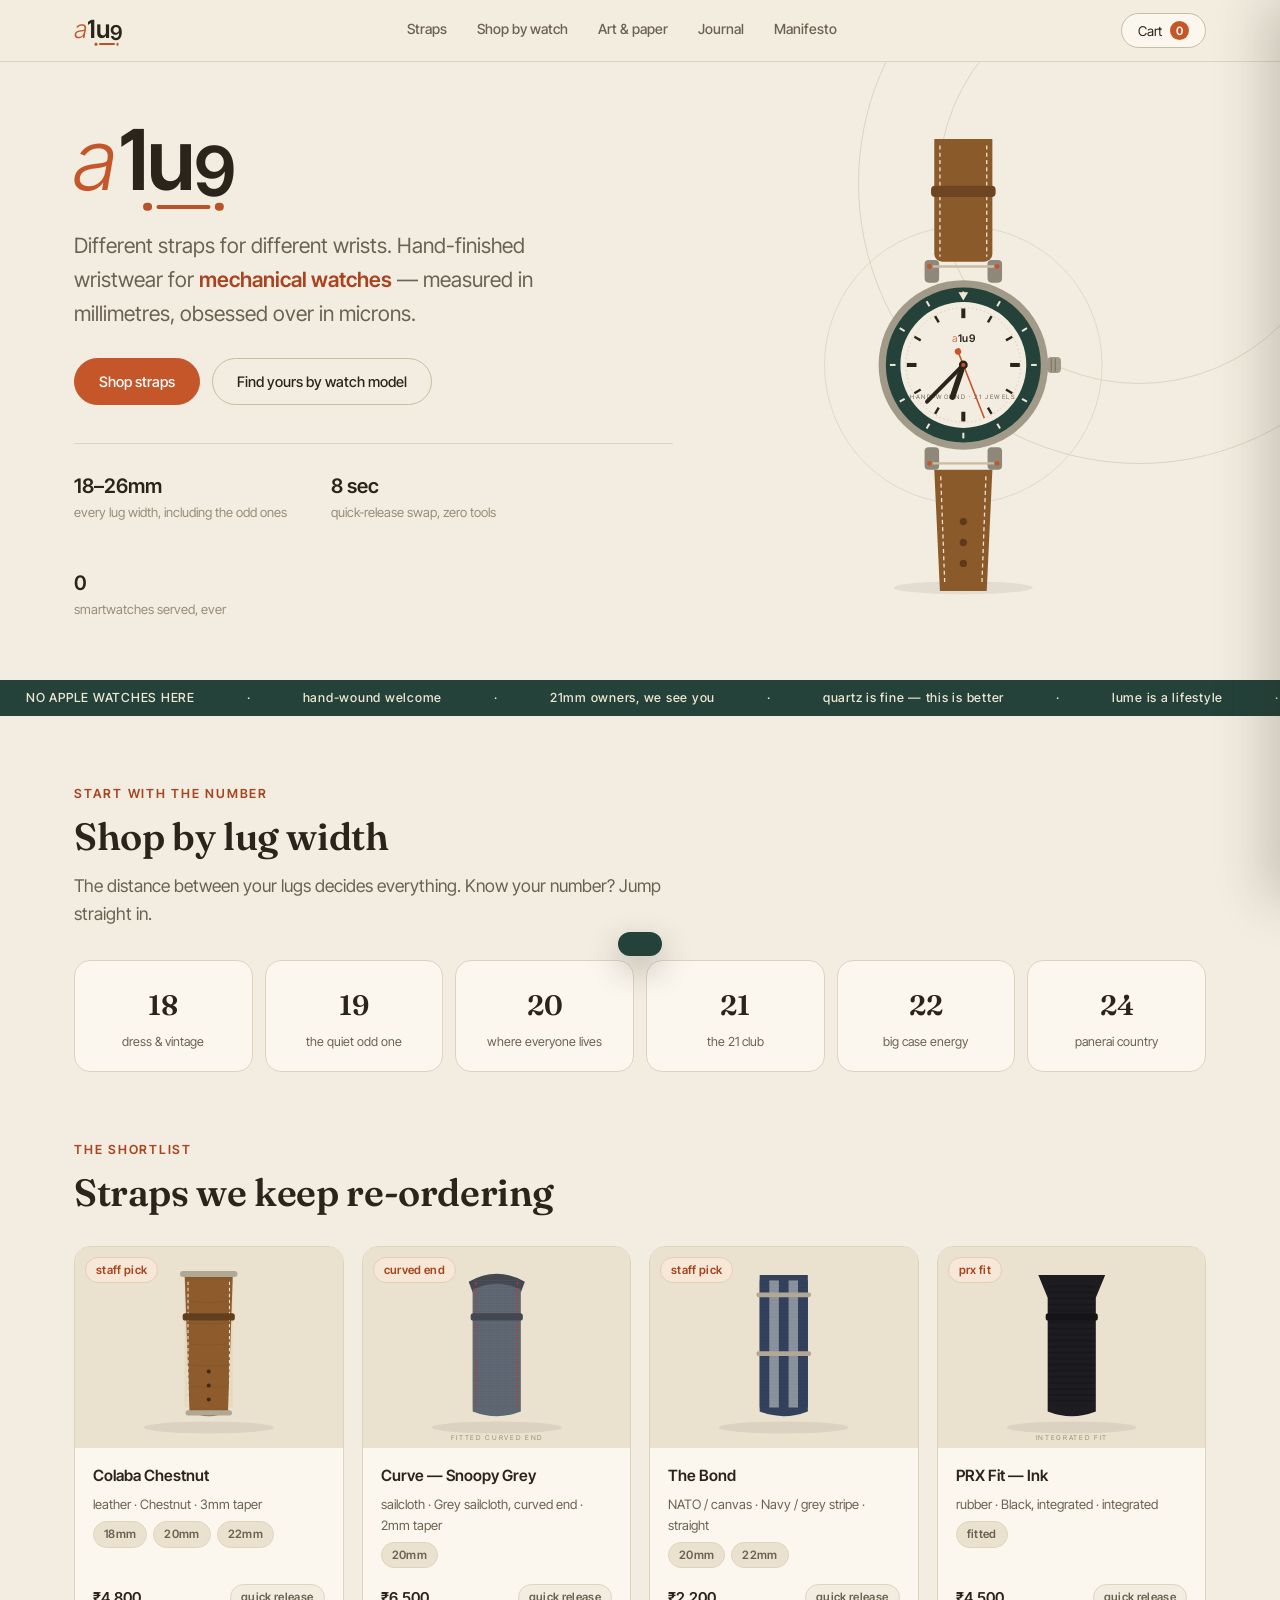
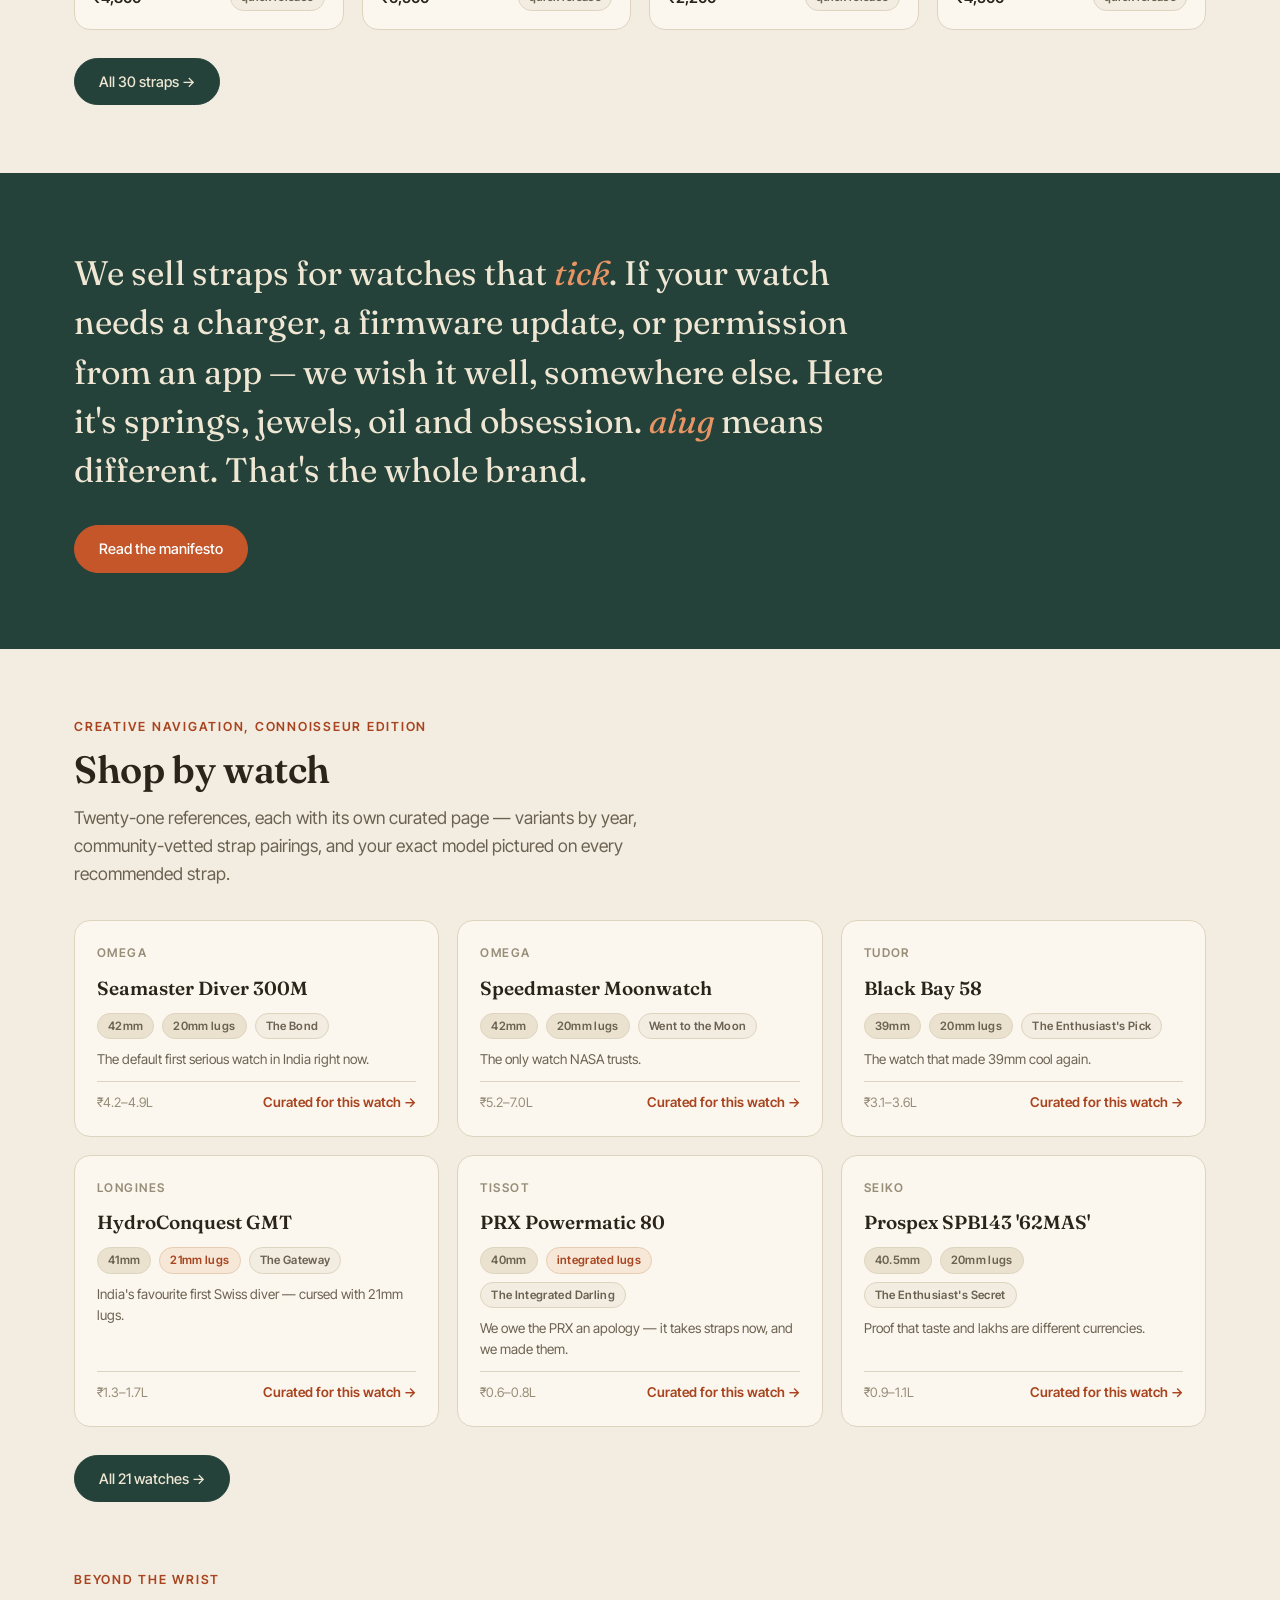
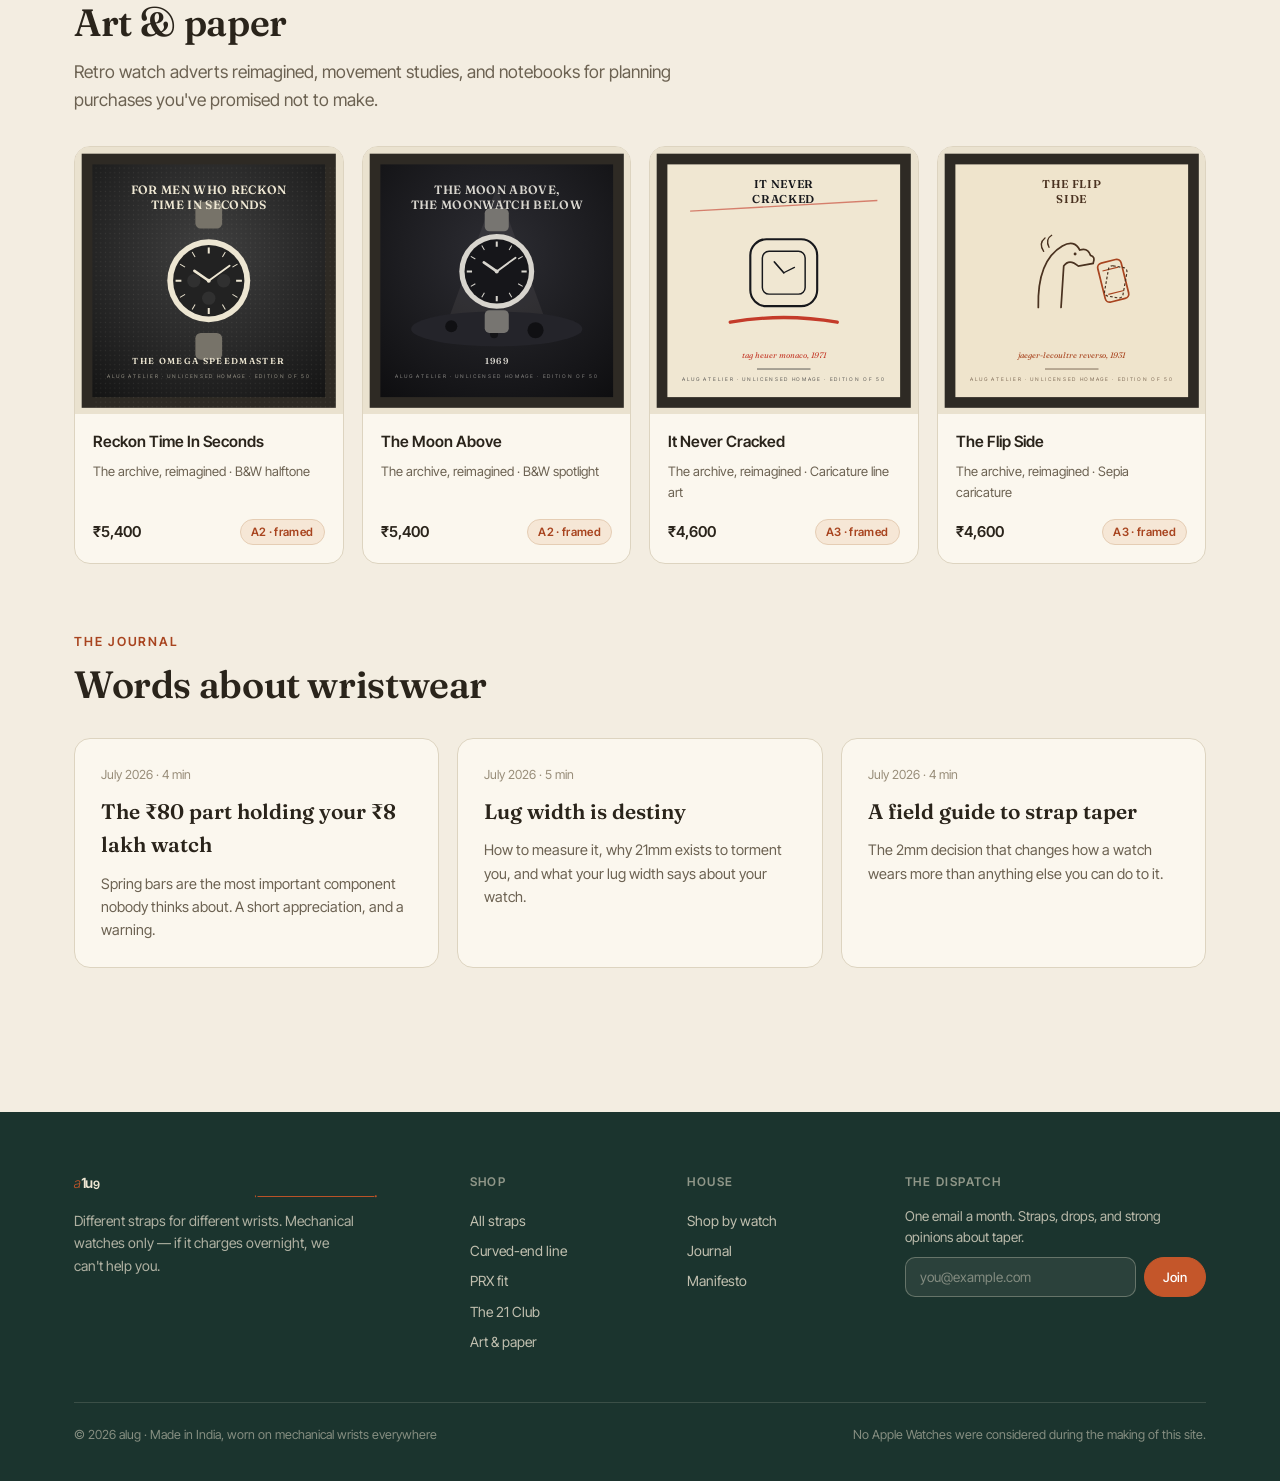
<file: index.html>
<!DOCTYPE html>
<html lang="en">
<head>
<meta charset="UTF-8">
<meta name="viewport" content="width=device-width, initial-scale=1">
<title>alug — different straps for different wrists</title>
<meta name="description" content="Hand-finished watch straps, retro watch art and paper goods for mechanical watch lovers in India. Filter by lug width, shop by watch model. No smartwatches, ever.">
<link rel="preconnect" href="https://fonts.googleapis.com">
<link href="https://fonts.googleapis.com/css2?family=Inter+Tight:ital,wght@0,300;0,400;0,500;0,600;0,700;1,400&family=Fraunces:ital,wght@0,400;0,600;1,400;1,600&display=swap" rel="stylesheet">
<link rel="stylesheet" href="css/alug.css?v=9">
<link rel="icon" href="data:image/svg+xml,%3Csvg xmlns='http://www.w3.org/2000/svg' viewBox='0 0 64 64'%3E%3Ccircle cx='32' cy='32' r='32' fill='%23191715'/%3E%3Ctext x='31' y='43' font-family='sans-serif' font-size='32' font-weight='600' text-anchor='middle' fill='%23F2EEE6'%3Ea%3Ctspan fill='%23C4562A'%3E.%3C/tspan%3E%3C/text%3E%3C/svg%3E">
</head>
<body data-page="home">
<div id="hdr"></div>

<section class="hero">
  <div class="wrap hero-grid">
    <div>
      <span class="logo logo-lg" aria-label="alug"><span class="l-a">a</span><span class="l-w"><span class="l-1">1</span>u<span class="l-9">9</span></span><span class="l-bar"><i class="bt-l"></i><i class="bt-r"></i></span></span>
      <p class="tagline">Different straps for different wrists. Hand-finished wristwear for <em>mechanical watches</em> — measured in millimetres, obsessed over in microns.</p>
      <div class="hero-actions">
        <a class="btn brass" href="straps.html">Shop straps</a>
        <a class="btn ghost" href="watches.html">Find yours by watch model</a>
      </div>
      <div class="hero-meta">
        <div><b>18–26mm</b>every lug width, including the odd ones</div>
        <div><b>8 sec</b>quick-release swap, zero tools</div>
        <div><b>0</b>smartwatches served, ever</div>
      </div>
    </div>
    <div class="hero-art" id="hero-art" aria-hidden="false"></div>
  </div>
</section>

<div class="marquee" aria-hidden="true">
  <div class="track">
    <span>NO APPLE WATCHES HERE</span><span>·</span><span>hand-wound welcome</span><span>·</span><span>21mm owners, we see you</span><span>·</span><span>quartz is fine — this is better</span><span>·</span><span>lume is a lifestyle</span><span>·</span><span>free shipping over ₹3,000</span><span>·</span><span>NO APPLE WATCHES HERE</span><span>·</span><span>hand-wound welcome</span><span>·</span><span>21mm owners, we see you</span><span>·</span><span>quartz is fine — this is better</span><span>·</span><span>lume is a lifestyle</span><span>·</span><span>free shipping over ₹3,000</span><span>·</span>
  </div>
</div>

<section class="section">
  <div class="wrap">
    <p class="kicker">Start with the number</p>
    <h2>Shop by lug width</h2>
    <p class="lede">The distance between your lugs decides everything. Know your number? Jump straight in.</p>
    <div class="lug-tiles" style="margin-top:32px">
      <a class="lug-tile" href="straps.html?lug=18"><b>18</b><span>dress &amp; vintage</span></a>
      <a class="lug-tile" href="straps.html?lug=19"><b>19</b><span>the quiet odd one</span></a>
      <a class="lug-tile" href="straps.html?lug=20"><b>20</b><span>where everyone lives</span></a>
      <a class="lug-tile" href="straps.html?lug=21"><b>21</b><span>the 21 club</span></a>
      <a class="lug-tile" href="straps.html?lug=22"><b>22</b><span>big case energy</span></a>
      <a class="lug-tile" href="straps.html?lug=24"><b>24</b><span>panerai country</span></a>
    </div>
  </div>
</section>

<section class="section" style="padding-top:0">
  <div class="wrap">
    <p class="kicker">The shortlist</p>
    <h2>Straps we keep re-ordering</h2>
    <div class="grid grid-4" style="margin-top:32px" id="featured-grid"></div>
    <div style="margin-top:28px"><a class="btn" href="straps.html">All 30 straps →</a></div>
  </div>
</section>

<section class="manifesto-strip">
  <div class="wrap">
    <p class="serif">We sell straps for watches that <em>tick</em>. If your watch needs a charger, a firmware update, or permission from an app — we wish it well, somewhere else. Here it's springs, jewels, oil and obsession. <em>alug</em> means different. That's the whole brand.</p>
    <div style="margin-top:30px"><a class="btn brass" href="about.html">Read the manifesto</a></div>
  </div>
</section>

<section class="section">
  <div class="wrap">
    <p class="kicker">Creative navigation, connoisseur edition</p>
    <h2>Shop by watch</h2>
    <p class="lede">Twenty-one references, each with its own curated page — variants by year, community-vetted strap pairings, and your exact model pictured on every recommended strap.</p>
    <div class="grid grid-3" style="margin-top:32px" id="watch-teaser"></div>
    <div style="margin-top:28px"><a class="btn" href="watches.html">All 21 watches →</a></div>
  </div>
</section>

<section class="section" style="padding-top:0">
  <div class="wrap">
    <p class="kicker">Beyond the wrist</p>
    <h2>Art &amp; paper</h2>
    <p class="lede">Retro watch adverts reimagined, movement studies, and notebooks for planning purchases you've promised not to make.</p>
    <div class="grid grid-4" style="margin-top:32px" id="art-teaser"></div>
  </div>
</section>

<section class="section" style="padding-top:0">
  <div class="wrap">
    <p class="kicker">The journal</p>
    <h2>Words about wristwear</h2>
    <div class="grid grid-3" style="margin-top:32px" id="journal-teaser"></div>
  </div>
</section>

<div id="ftr"></div>
<script src="js/data.js?v=9"></script>
<script src="js/app.js?v=9"></script>
</body>
</html>
</file>
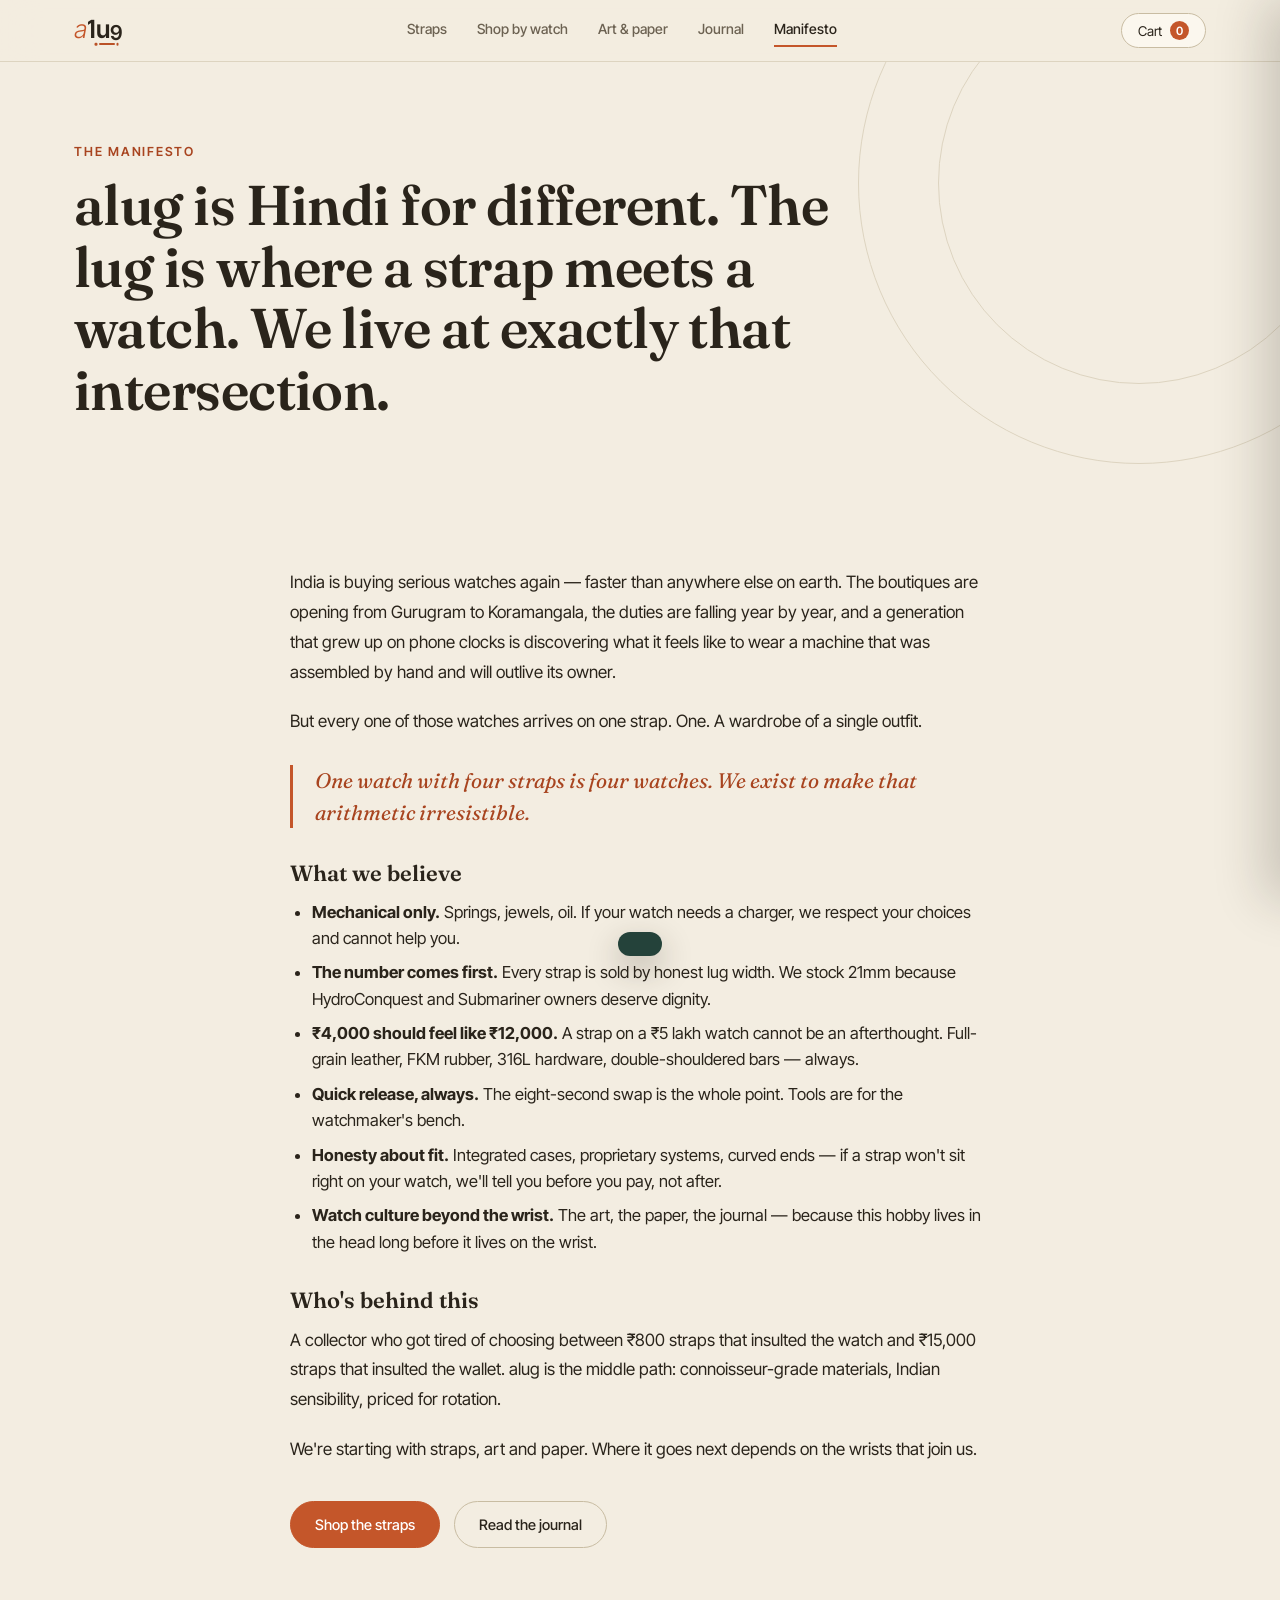
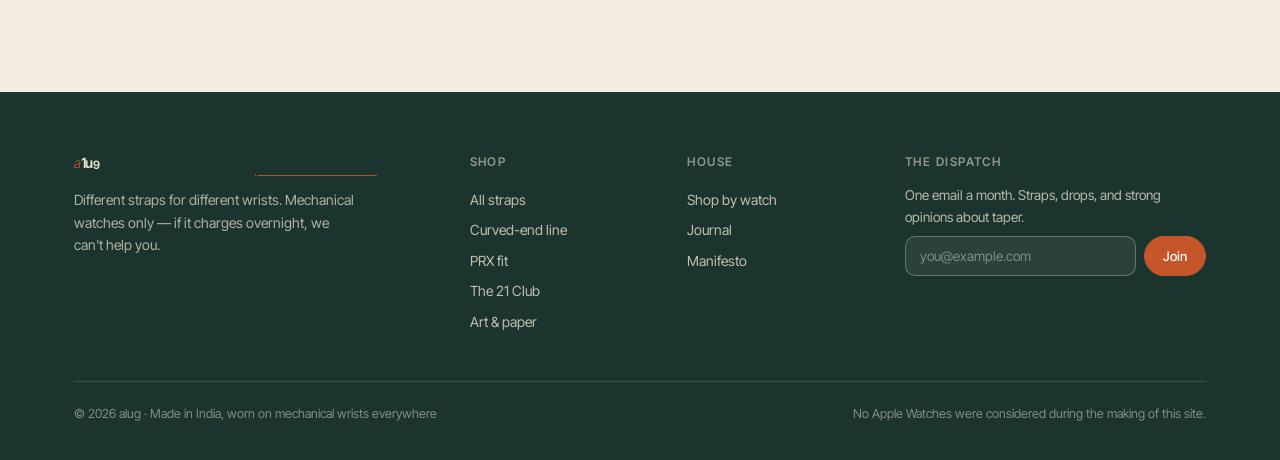
<file: about.html>
<!DOCTYPE html>
<html lang="en">
<head>
<meta charset="UTF-8">
<meta name="viewport" content="width=device-width, initial-scale=1">
<title>Manifesto — alug</title>
<meta name="description" content="alug means different. The manifesto of a strap house for mechanical watches only.">
<link rel="preconnect" href="https://fonts.googleapis.com">
<link href="https://fonts.googleapis.com/css2?family=Inter+Tight:ital,wght@0,300;0,400;0,500;0,600;0,700;1,400&family=Fraunces:ital,wght@0,400;0,600;1,400;1,600&display=swap" rel="stylesheet">
<link rel="stylesheet" href="css/alug.css?v=9">
<link rel="icon" href="data:image/svg+xml,%3Csvg xmlns='http://www.w3.org/2000/svg' viewBox='0 0 64 64'%3E%3Ccircle cx='32' cy='32' r='32' fill='%23191715'/%3E%3Ctext x='31' y='43' font-family='sans-serif' font-size='32' font-weight='600' text-anchor='middle' fill='%23F2EEE6'%3Ea%3Ctspan fill='%23C4562A'%3E.%3C/tspan%3E%3C/text%3E%3C/svg%3E">
</head>
<body data-page="about">
<div id="hdr"></div>

<section class="hero" style="padding:80px 0">
  <div class="wrap">
    <p class="kicker">The manifesto</p>
    <h1 class="serif" style="font-weight:600;max-width:800px">alug is Hindi for different. The lug is where a strap meets a watch. We live at exactly that intersection.</h1>
  </div>
</section>

<section class="section">
  <div class="wrap" style="max-width:760px">
    <div class="article-body">
      <p>India is buying serious watches again — faster than anywhere else on earth. The boutiques are opening from Gurugram to Koramangala, the duties are falling year by year, and a generation that grew up on phone clocks is discovering what it feels like to wear a machine that was assembled by hand and will outlive its owner.</p>
      <p>But every one of those watches arrives on one strap. One. A wardrobe of a single outfit.</p>
      <blockquote>One watch with four straps is four watches. We exist to make that arithmetic irresistible.</blockquote>
      <h3>What we believe</h3>
      <ul>
        <li><b>Mechanical only.</b> Springs, jewels, oil. If your watch needs a charger, we respect your choices and cannot help you.</li>
        <li><b>The number comes first.</b> Every strap is sold by honest lug width. We stock 21mm because HydroConquest and Submariner owners deserve dignity.</li>
        <li><b>₹4,000 should feel like ₹12,000.</b> A strap on a ₹5 lakh watch cannot be an afterthought. Full-grain leather, FKM rubber, 316L hardware, double-shouldered bars — always.</li>
        <li><b>Quick release, always.</b> The eight-second swap is the whole point. Tools are for the watchmaker's bench.</li>
        <li><b>Honesty about fit.</b> Integrated cases, proprietary systems, curved ends — if a strap won't sit right on your watch, we'll tell you before you pay, not after.</li>
        <li><b>Watch culture beyond the wrist.</b> The art, the paper, the journal — because this hobby lives in the head long before it lives on the wrist.</li>
      </ul>
      <h3>Who's behind this</h3>
      <p>A collector who got tired of choosing between ₹800 straps that insulted the watch and ₹15,000 straps that insulted the wallet. alug is the middle path: connoisseur-grade materials, Indian sensibility, priced for rotation.</p>
      <p>We're starting with straps, art and paper. Where it goes next depends on the wrists that join us.</p>
      <div style="margin-top:36px;display:flex;gap:14px;flex-wrap:wrap">
        <a class="btn brass" href="straps.html">Shop the straps</a>
        <a class="btn ghost" href="journal.html">Read the journal</a>
      </div>
    </div>
  </div>
</section>

<div id="ftr"></div>
<script src="js/data.js?v=9"></script>
<script src="js/app.js?v=9"></script>
</body>
</html>
</file>
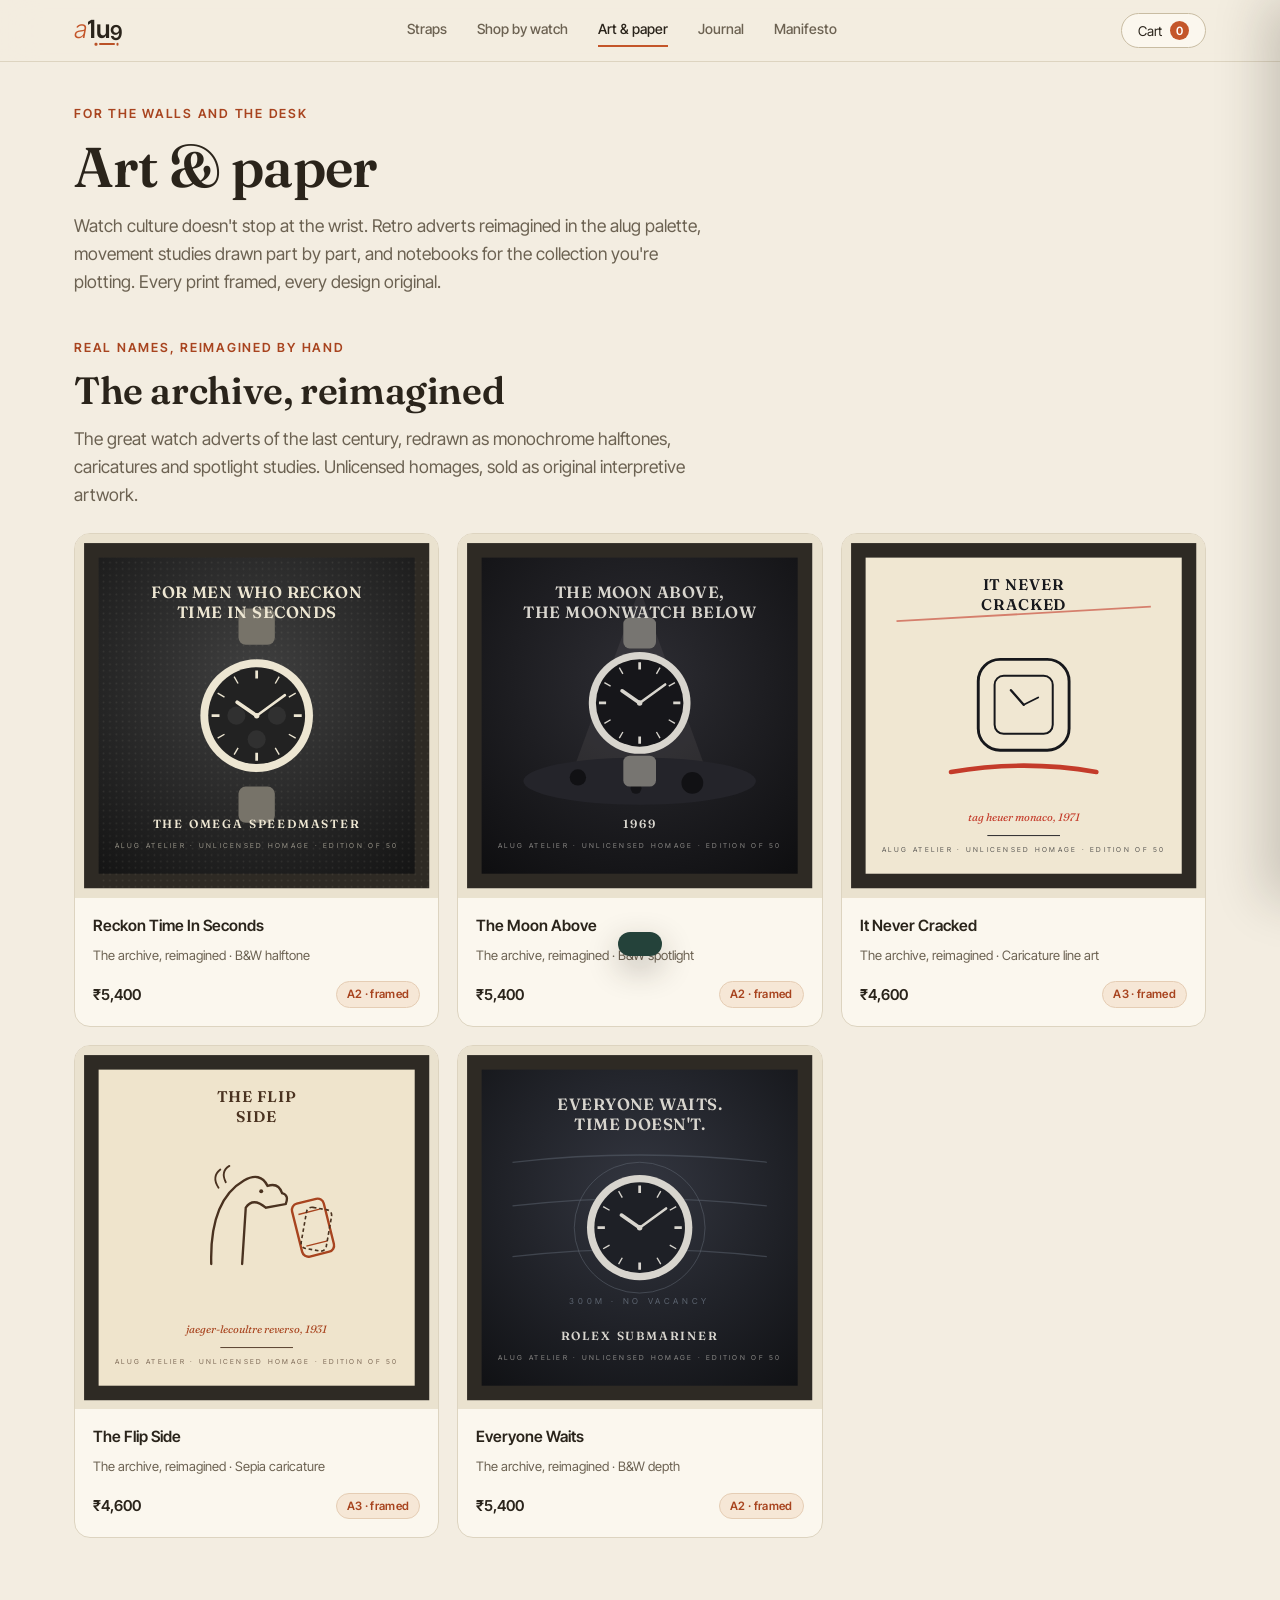
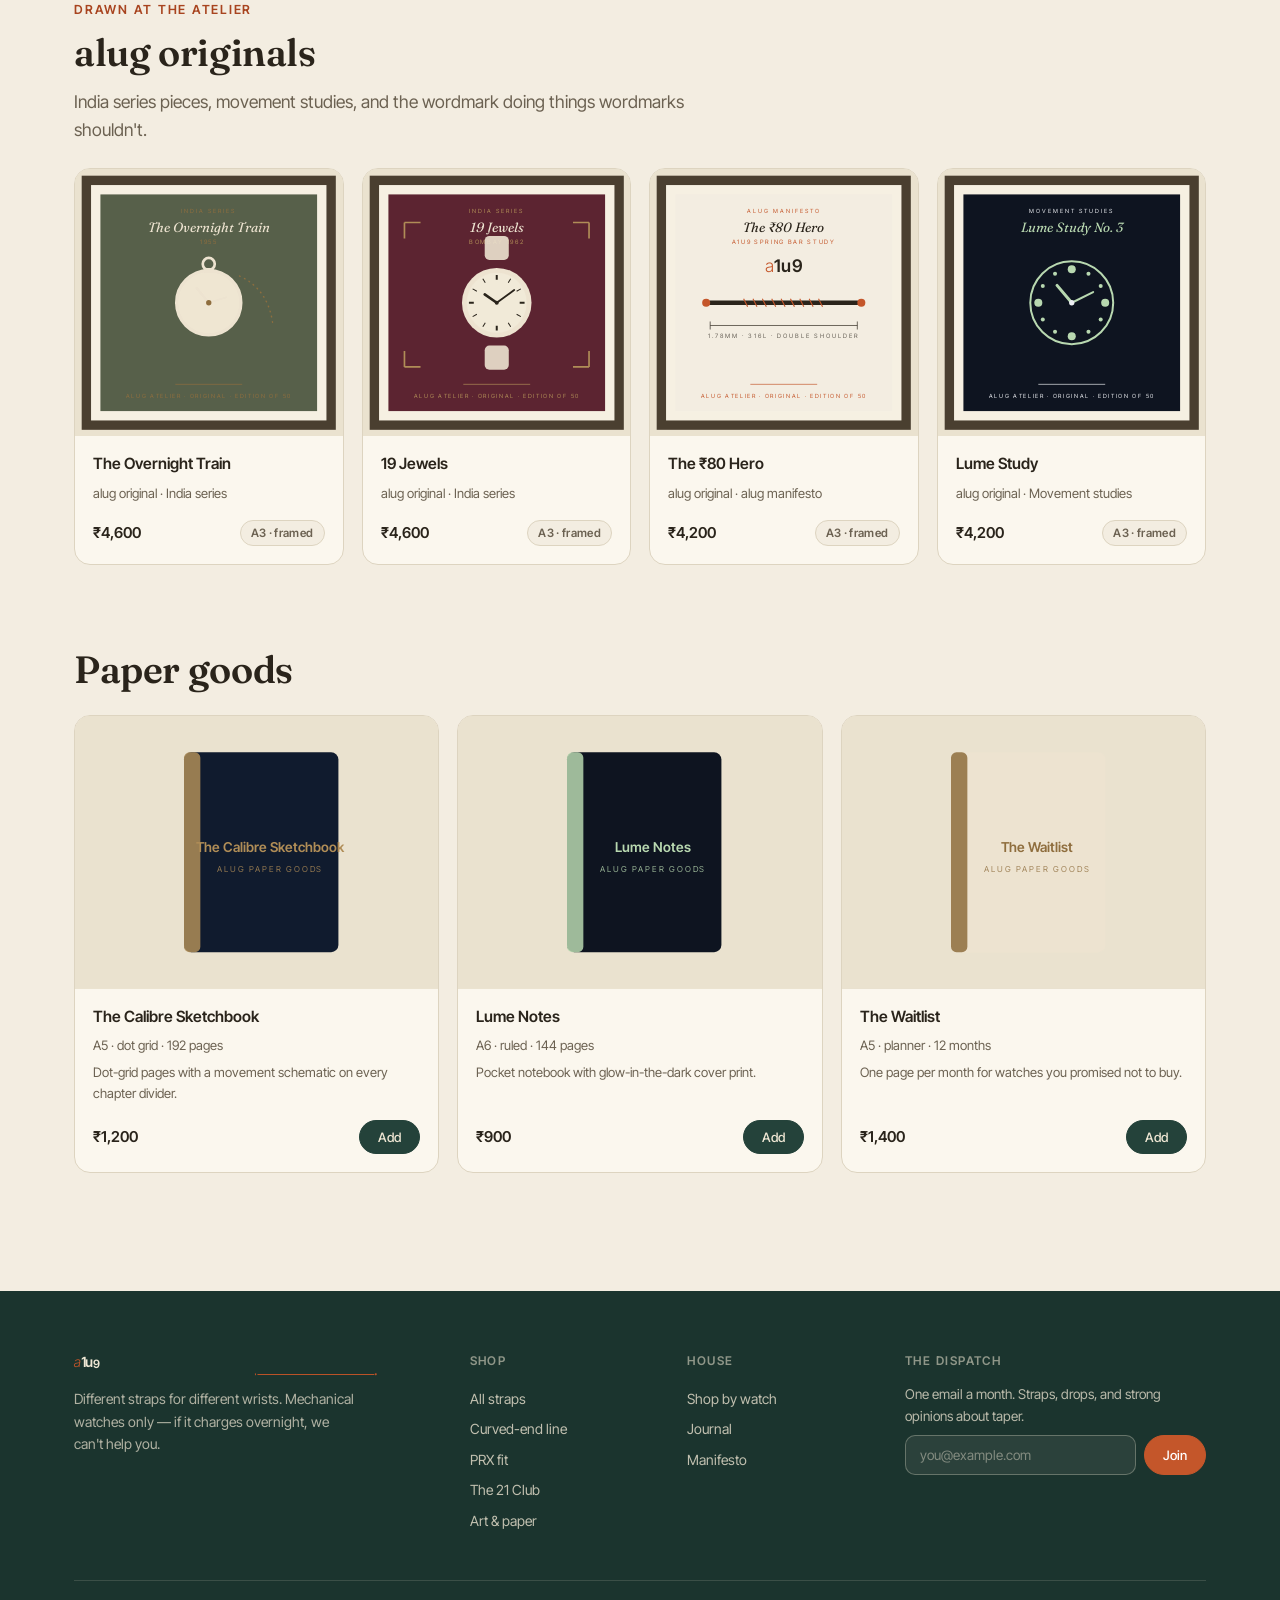
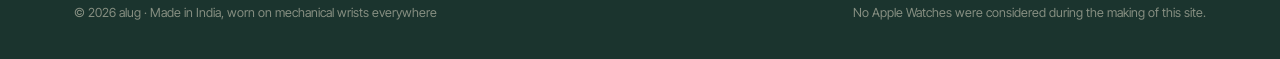
<file: art.html>
<!DOCTYPE html>
<html lang="en">
<head>
<meta charset="UTF-8">
<meta name="viewport" content="width=device-width, initial-scale=1">
<title>Art &amp; paper — alug</title>
<meta name="description" content="Retro watch adverts reimagined, movement studies and notebooks for mechanical watch lovers. Framed prints and paper goods by alug.">
<link rel="preconnect" href="https://fonts.googleapis.com">
<link href="https://fonts.googleapis.com/css2?family=Inter+Tight:ital,wght@0,300;0,400;0,500;0,600;0,700;1,400&family=Fraunces:ital,wght@0,400;0,600;1,400;1,600&display=swap" rel="stylesheet">
<link rel="stylesheet" href="css/alug.css?v=9">
<link rel="icon" href="data:image/svg+xml,%3Csvg xmlns='http://www.w3.org/2000/svg' viewBox='0 0 64 64'%3E%3Ccircle cx='32' cy='32' r='32' fill='%23191715'/%3E%3Ctext x='31' y='43' font-family='sans-serif' font-size='32' font-weight='600' text-anchor='middle' fill='%23F2EEE6'%3Ea%3Ctspan fill='%23C4562A'%3E.%3C/tspan%3E%3C/text%3E%3C/svg%3E">
</head>
<body data-page="art">
<div id="hdr"></div>

<section class="section-tight">
  <div class="wrap">
    <p class="kicker">For the walls and the desk</p>
    <h1>Art &amp; paper</h1>
    <p class="lede">Watch culture doesn't stop at the wrist. Retro adverts reimagined in the alug palette, movement studies drawn part by part, and notebooks for the collection you're plotting. Every print framed, every design original.</p>
  </div>
</section>

<section style="padding-bottom:20px">
  <div class="wrap">
    <p class="kicker">Real names, reimagined by hand</p>
    <h2 style="margin-bottom:8px">The archive, reimagined</h2>
    <p class="lede" style="margin-bottom:24px">The great watch adverts of the last century, redrawn as monochrome halftones, caricatures and spotlight studies. Unlicensed homages, sold as original interpretive artwork.</p>
    <div class="grid grid-3" id="archive-grid"></div>
  </div>
</section>

<section class="section-tight">
  <div class="wrap">
    <p class="kicker">Drawn at the atelier</p>
    <h2 style="margin-bottom:8px">alug originals</h2>
    <p class="lede" style="margin-bottom:24px">India series pieces, movement studies, and the wordmark doing things wordmarks shouldn't.</p>
    <div class="grid grid-4" id="original-grid"></div>
  </div>
</section>

<section class="section-tight">
  <div class="wrap">
    <h2 style="margin-bottom:24px">Paper goods</h2>
    <div class="grid grid-3" id="paper-grid"></div>
  </div>
</section>

<div id="ftr"></div>
<script src="js/data.js?v=9"></script>
<script src="js/app.js?v=9"></script>
</body>
</html>
</file>
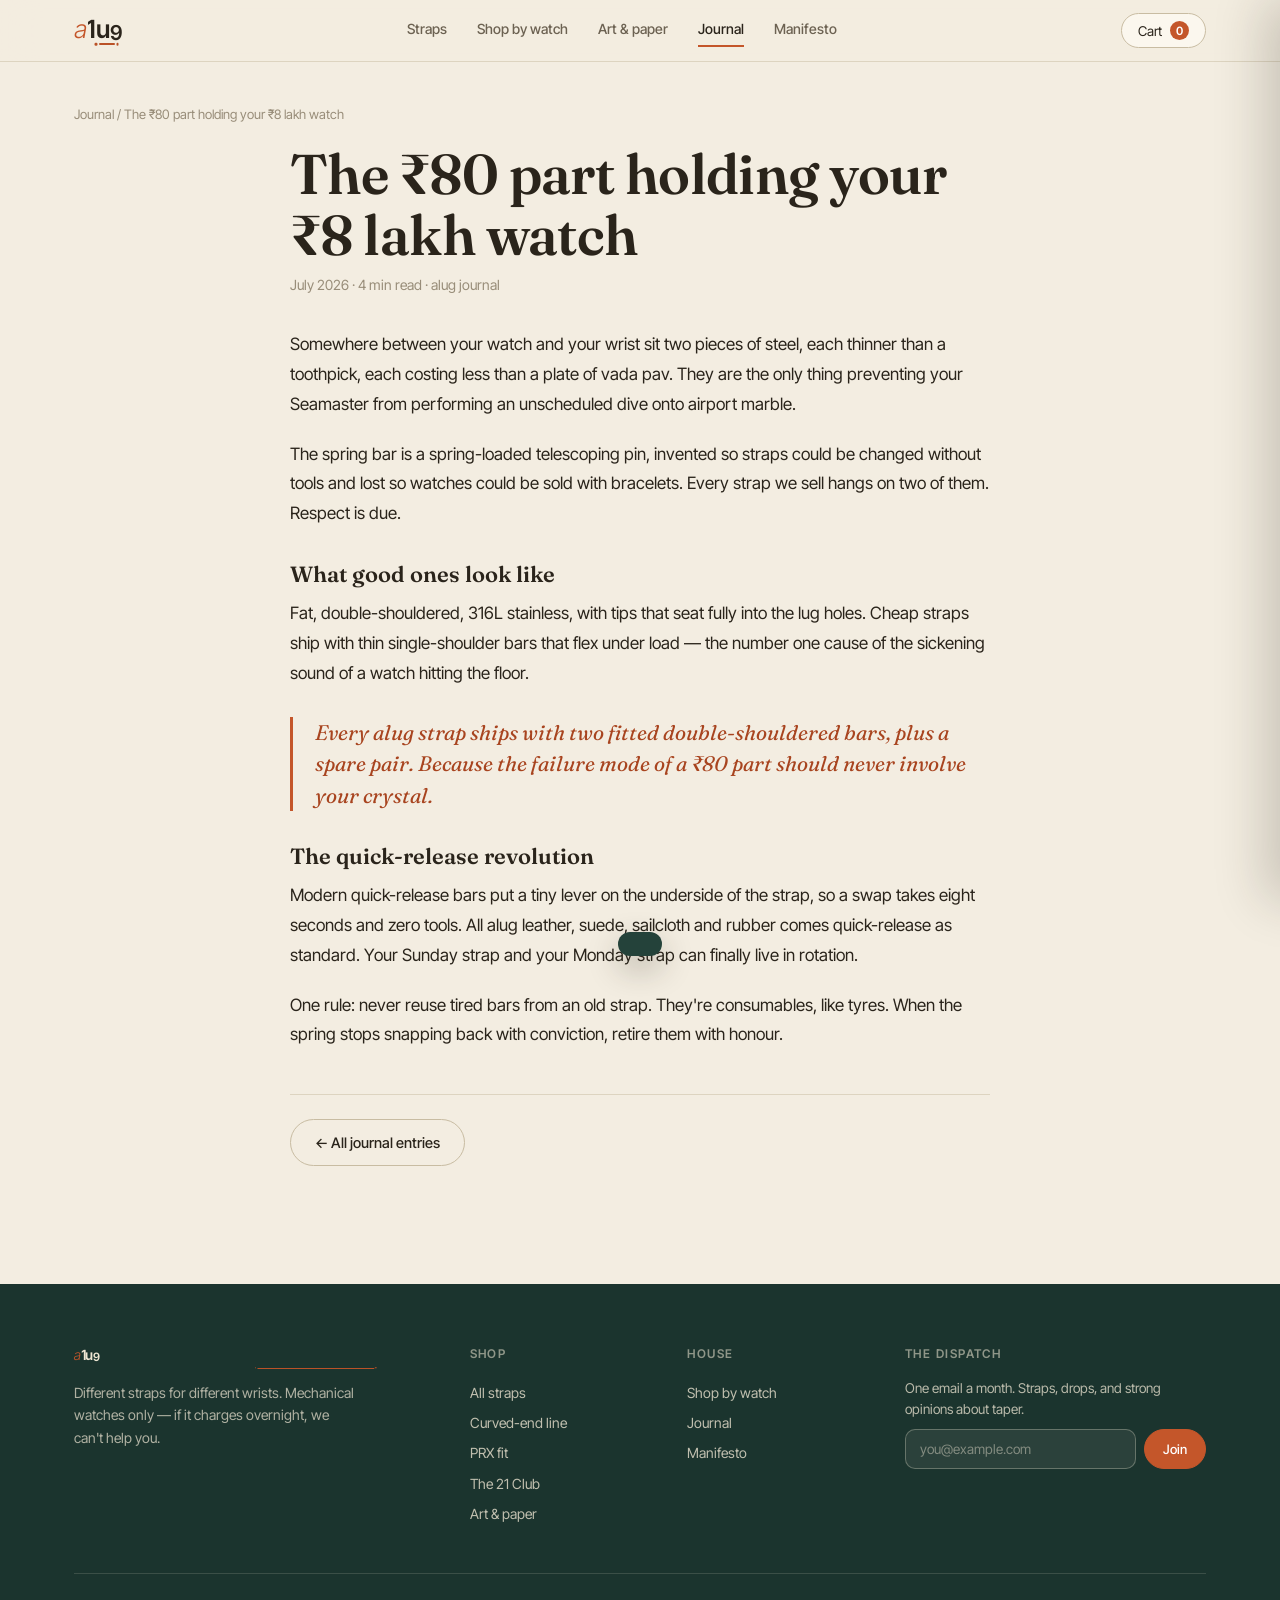
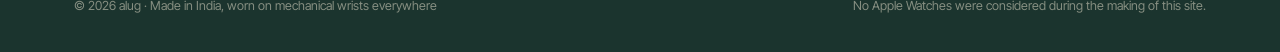
<file: article.html>
<!DOCTYPE html>
<html lang="en">
<head>
<meta charset="UTF-8">
<meta name="viewport" content="width=device-width, initial-scale=1">
<title>Journal — alug</title>
<link rel="preconnect" href="https://fonts.googleapis.com">
<link href="https://fonts.googleapis.com/css2?family=Inter+Tight:ital,wght@0,300;0,400;0,500;0,600;0,700;1,400&family=Fraunces:ital,wght@0,400;0,600;1,400;1,600&display=swap" rel="stylesheet">
<link rel="stylesheet" href="css/alug.css?v=9">
<link rel="icon" href="data:image/svg+xml,%3Csvg xmlns='http://www.w3.org/2000/svg' viewBox='0 0 64 64'%3E%3Ccircle cx='32' cy='32' r='32' fill='%23191715'/%3E%3Ctext x='31' y='43' font-family='sans-serif' font-size='32' font-weight='600' text-anchor='middle' fill='%23F2EEE6'%3Ea%3Ctspan fill='%23C4562A'%3E.%3C/tspan%3E%3C/text%3E%3C/svg%3E">
</head>
<body data-page="article">
<div id="hdr"></div>

<section class="section-tight">
  <div class="wrap" id="article-root"></div>
</section>

<div id="ftr"></div>
<script src="js/data.js?v=9"></script>
<script src="js/app.js?v=9"></script>
</body>
</html>
</file>
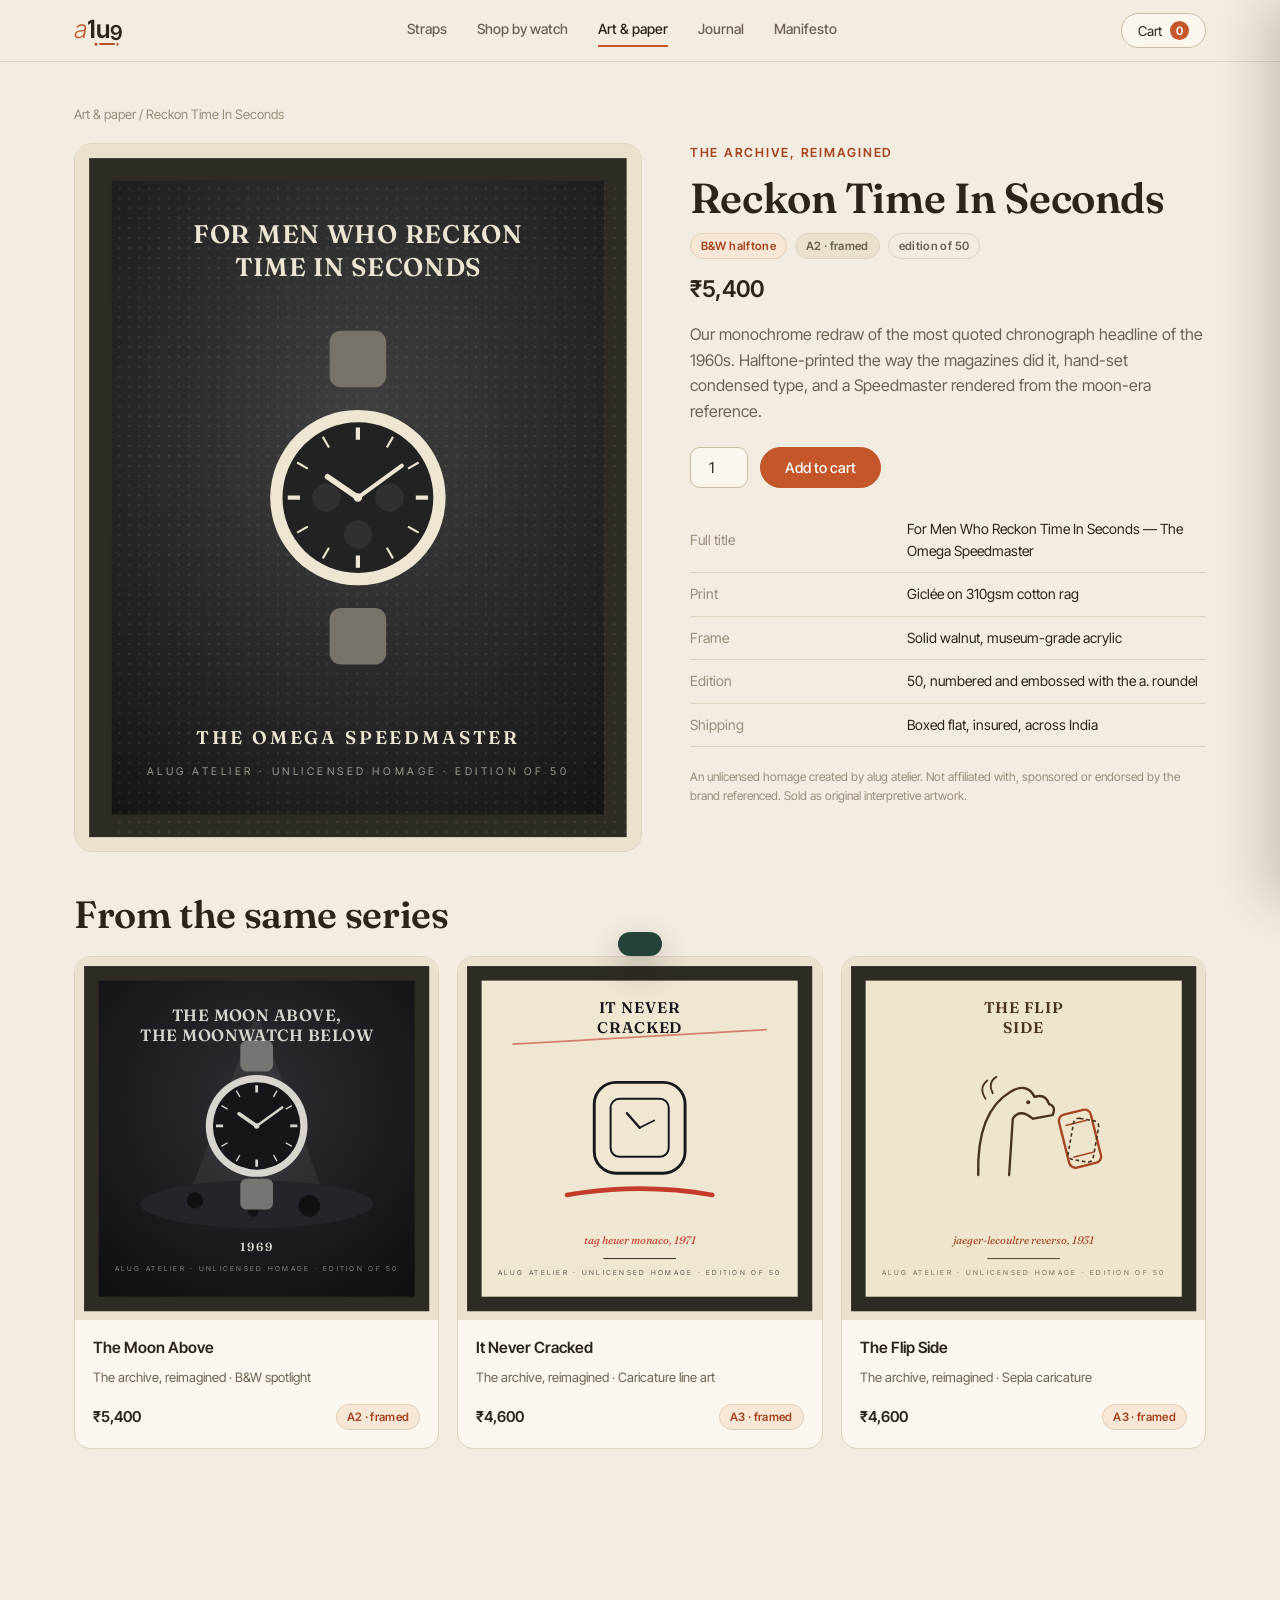
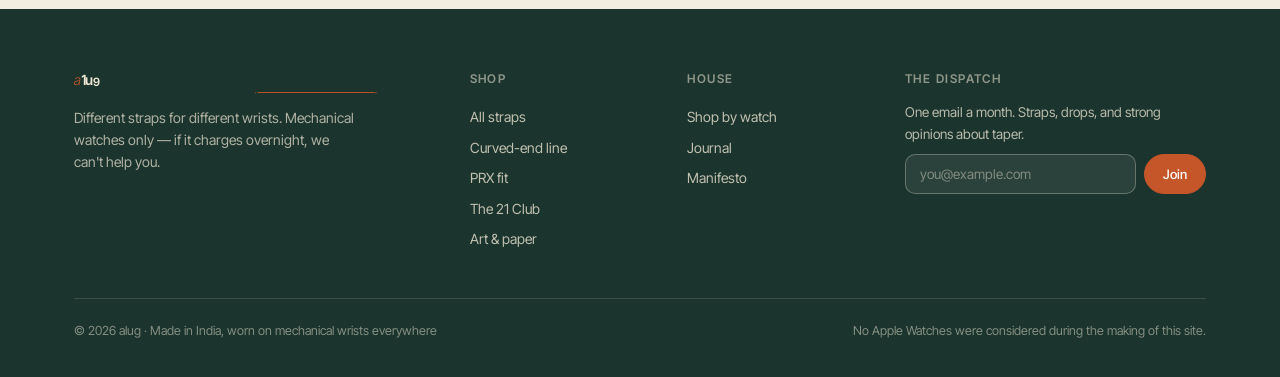
<file: artwork.html>
<!DOCTYPE html>
<html lang="en">
<head>
<meta charset="UTF-8">
<meta name="viewport" content="width=device-width, initial-scale=1">
<title>Artwork — alug atelier</title>
<link rel="preconnect" href="https://fonts.googleapis.com">
<link href="https://fonts.googleapis.com/css2?family=Inter+Tight:ital,wght@0,300;0,400;0,500;0,600;0,700;1,400&family=Fraunces:ital,wght@0,400;0,600;1,400;1,600&display=swap" rel="stylesheet">
<link rel="stylesheet" href="css/alug.css?v=9">
<link rel="icon" href="data:image/svg+xml,%3Csvg xmlns='http://www.w3.org/2000/svg' viewBox='0 0 64 64'%3E%3Ccircle cx='32' cy='32' r='32' fill='%23191715'/%3E%3Ctext x='31' y='43' font-family='sans-serif' font-size='32' font-weight='600' text-anchor='middle' fill='%23F2EEE6'%3Ea%3Ctspan fill='%23C4562A'%3E.%3C/tspan%3E%3C/text%3E%3C/svg%3E">
</head>
<body data-page="artwork">
<div id="hdr"></div>

<section class="section-tight">
  <div class="wrap" id="artwork-root"></div>
</section>

<div id="ftr"></div>
<script src="js/data.js?v=9"></script>
<script src="js/app.js?v=9"></script>
</body>
</html>
</file>
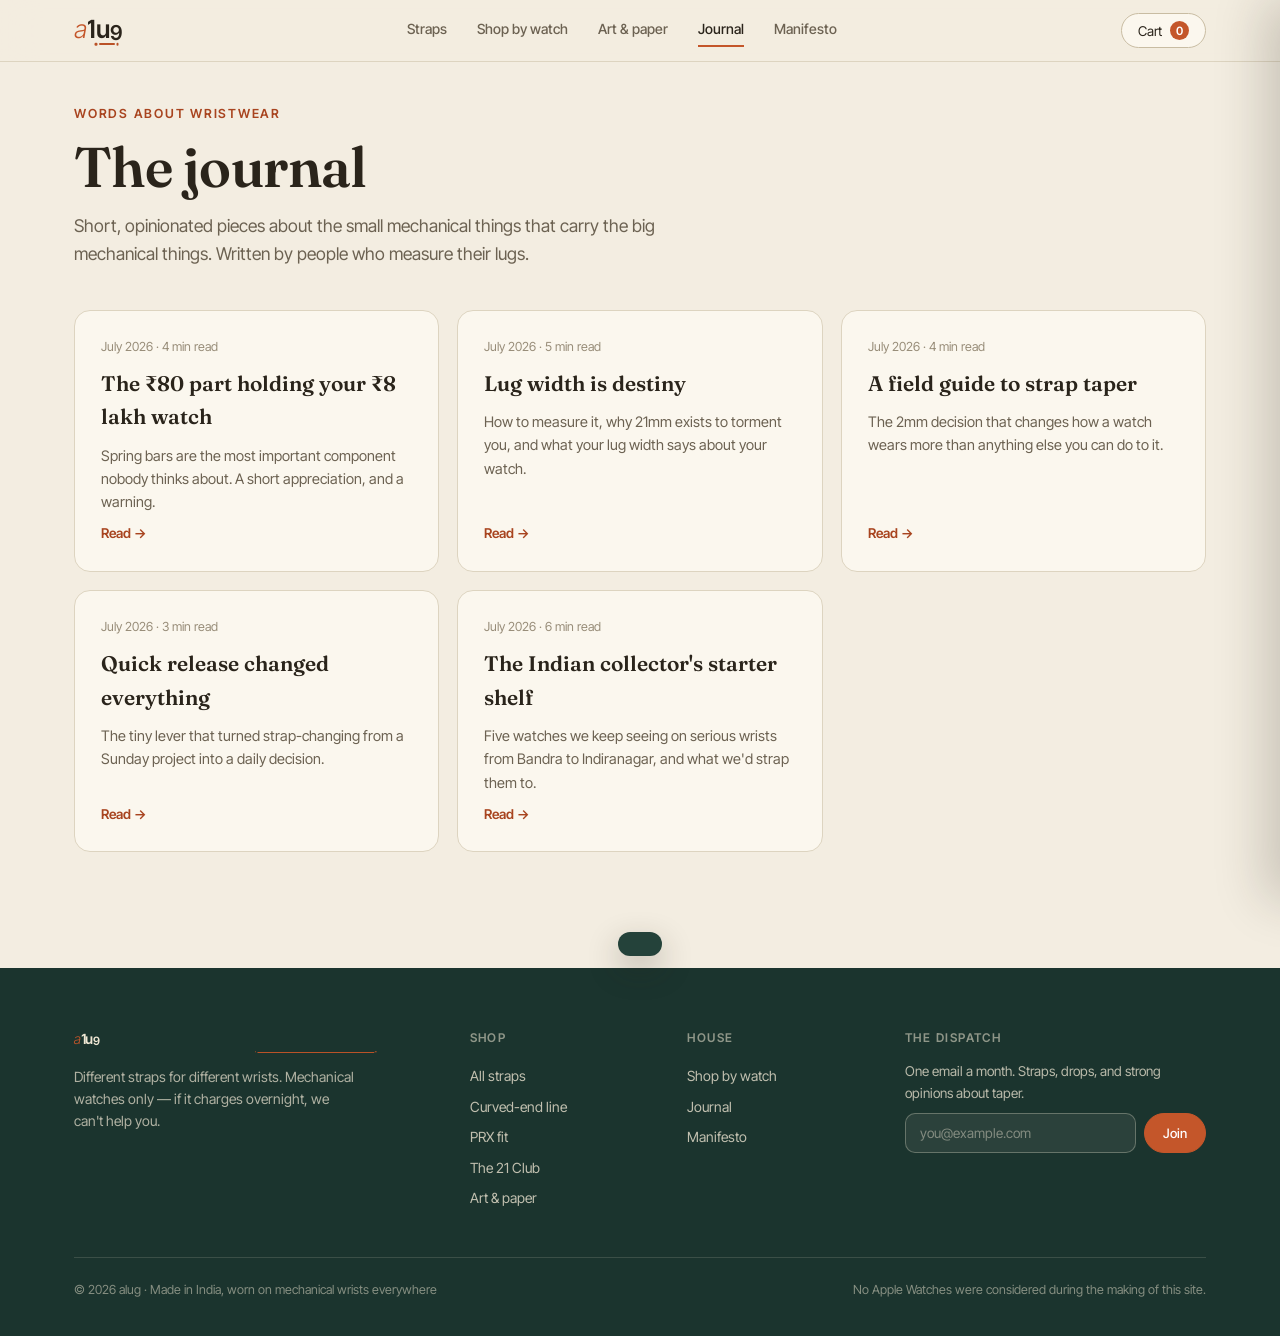
<file: journal.html>
<!DOCTYPE html>
<html lang="en">
<head>
<meta charset="UTF-8">
<meta name="viewport" content="width=device-width, initial-scale=1">
<title>Journal — alug</title>
<meta name="description" content="The alug journal — spring bars, lug widths, taper and other things mechanical watch people argue about at dinner.">
<link rel="preconnect" href="https://fonts.googleapis.com">
<link href="https://fonts.googleapis.com/css2?family=Inter+Tight:ital,wght@0,300;0,400;0,500;0,600;0,700;1,400&family=Fraunces:ital,wght@0,400;0,600;1,400;1,600&display=swap" rel="stylesheet">
<link rel="stylesheet" href="css/alug.css?v=9">
<link rel="icon" href="data:image/svg+xml,%3Csvg xmlns='http://www.w3.org/2000/svg' viewBox='0 0 64 64'%3E%3Ccircle cx='32' cy='32' r='32' fill='%23191715'/%3E%3Ctext x='31' y='43' font-family='sans-serif' font-size='32' font-weight='600' text-anchor='middle' fill='%23F2EEE6'%3Ea%3Ctspan fill='%23C4562A'%3E.%3C/tspan%3E%3C/text%3E%3C/svg%3E">
</head>
<body data-page="journal">
<div id="hdr"></div>

<section class="section-tight">
  <div class="wrap">
    <p class="kicker">Words about wristwear</p>
    <h1>The journal</h1>
    <p class="lede">Short, opinionated pieces about the small mechanical things that carry the big mechanical things. Written by people who measure their lugs.</p>
  </div>
</section>

<section style="padding-bottom:40px">
  <div class="wrap">
    <div class="grid grid-3" id="journal-grid"></div>
  </div>
</section>

<div id="ftr"></div>
<script src="js/data.js?v=9"></script>
<script src="js/app.js?v=9"></script>
</body>
</html>
</file>
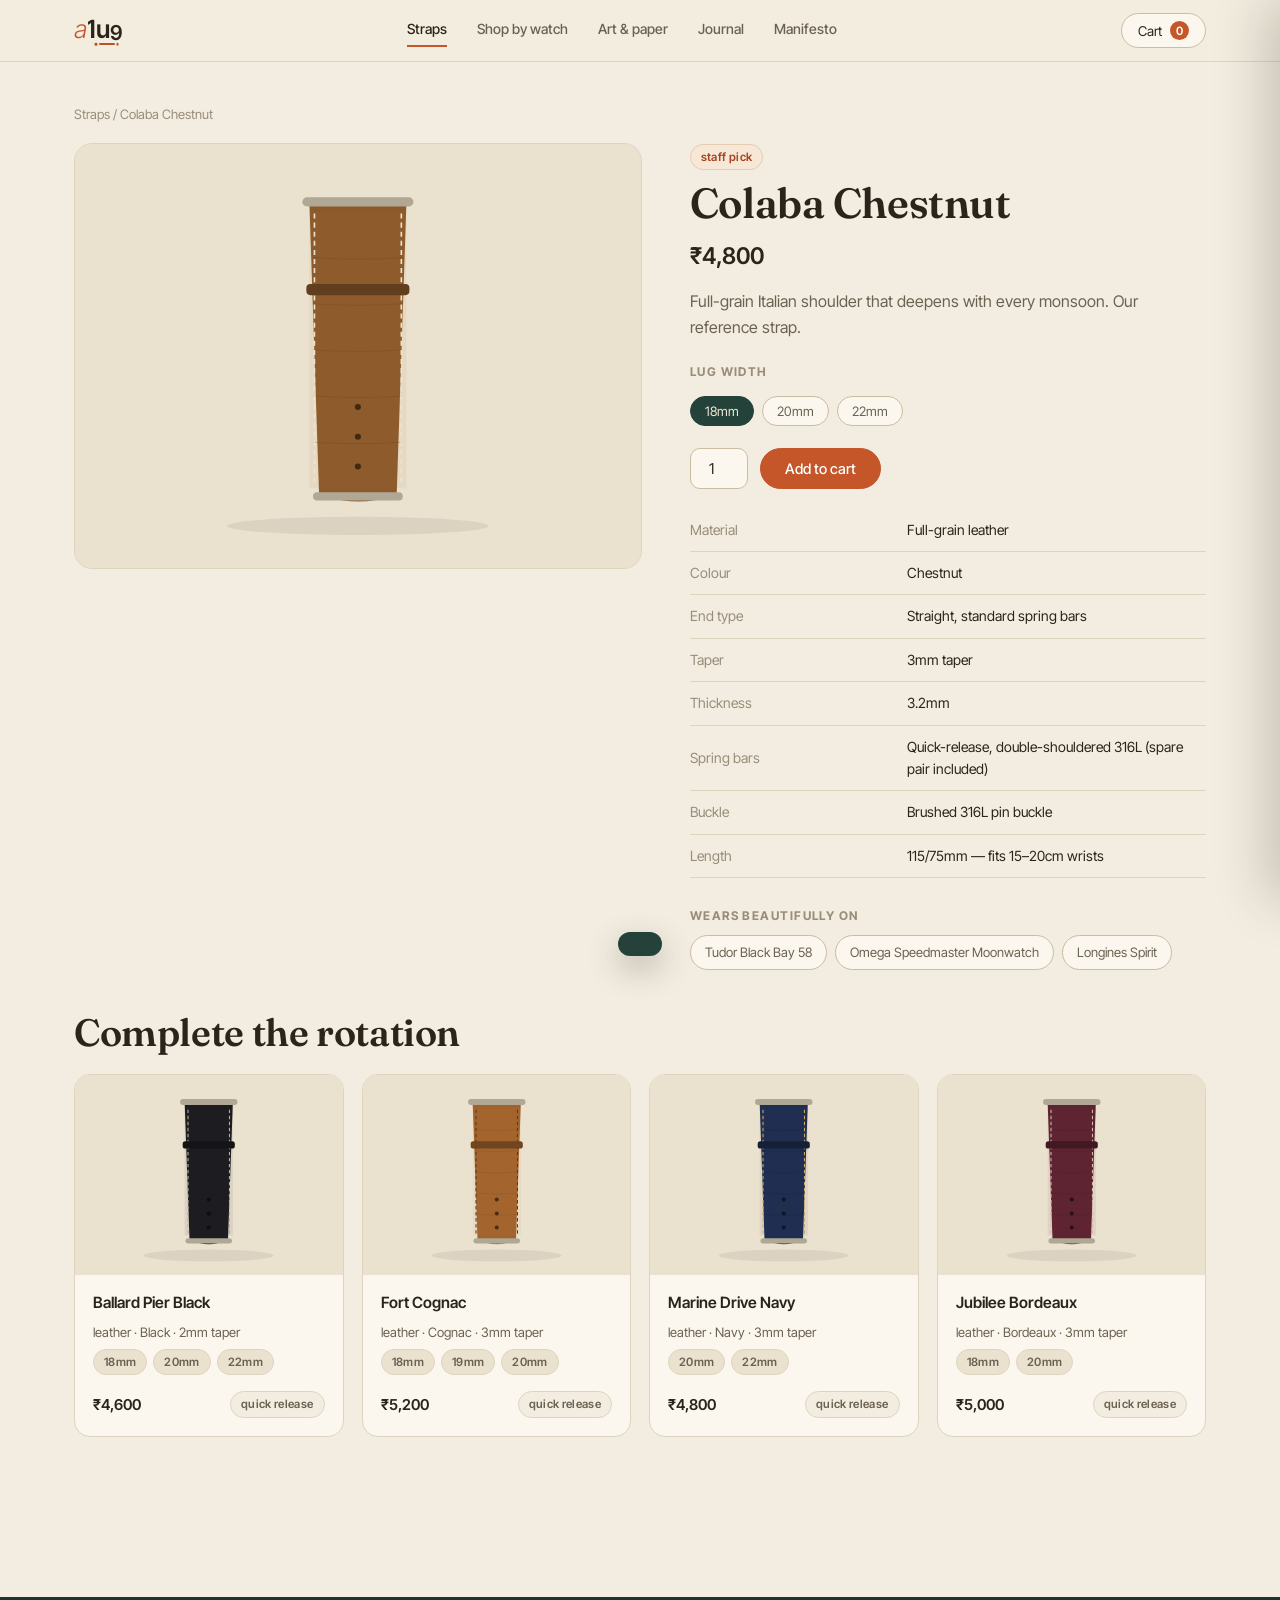
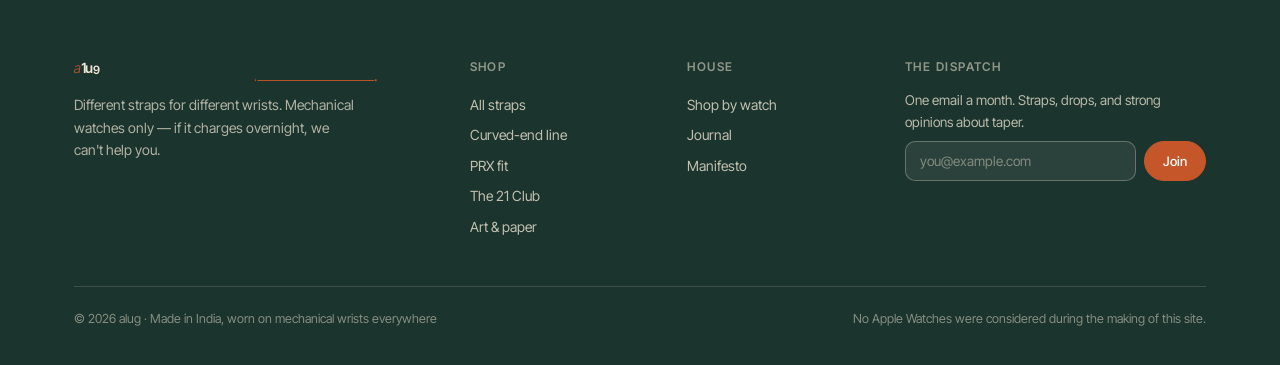
<file: product.html>
<!DOCTYPE html>
<html lang="en">
<head>
<meta charset="UTF-8">
<meta name="viewport" content="width=device-width, initial-scale=1">
<title>Strap — alug</title>
<link rel="preconnect" href="https://fonts.googleapis.com">
<link href="https://fonts.googleapis.com/css2?family=Inter+Tight:ital,wght@0,300;0,400;0,500;0,600;0,700;1,400&family=Fraunces:ital,wght@0,400;0,600;1,400;1,600&display=swap" rel="stylesheet">
<link rel="stylesheet" href="css/alug.css?v=9">
<link rel="icon" href="data:image/svg+xml,%3Csvg xmlns='http://www.w3.org/2000/svg' viewBox='0 0 64 64'%3E%3Ccircle cx='32' cy='32' r='32' fill='%23191715'/%3E%3Ctext x='31' y='43' font-family='sans-serif' font-size='32' font-weight='600' text-anchor='middle' fill='%23F2EEE6'%3Ea%3Ctspan fill='%23C4562A'%3E.%3C/tspan%3E%3C/text%3E%3C/svg%3E">
</head>
<body data-page="product">
<div id="hdr"></div>

<section class="section-tight">
  <div class="wrap" id="pdp-root"></div>
</section>

<div id="ftr"></div>
<script src="js/data.js?v=9"></script>
<script src="js/app.js?v=9"></script>
</body>
</html>
</file>
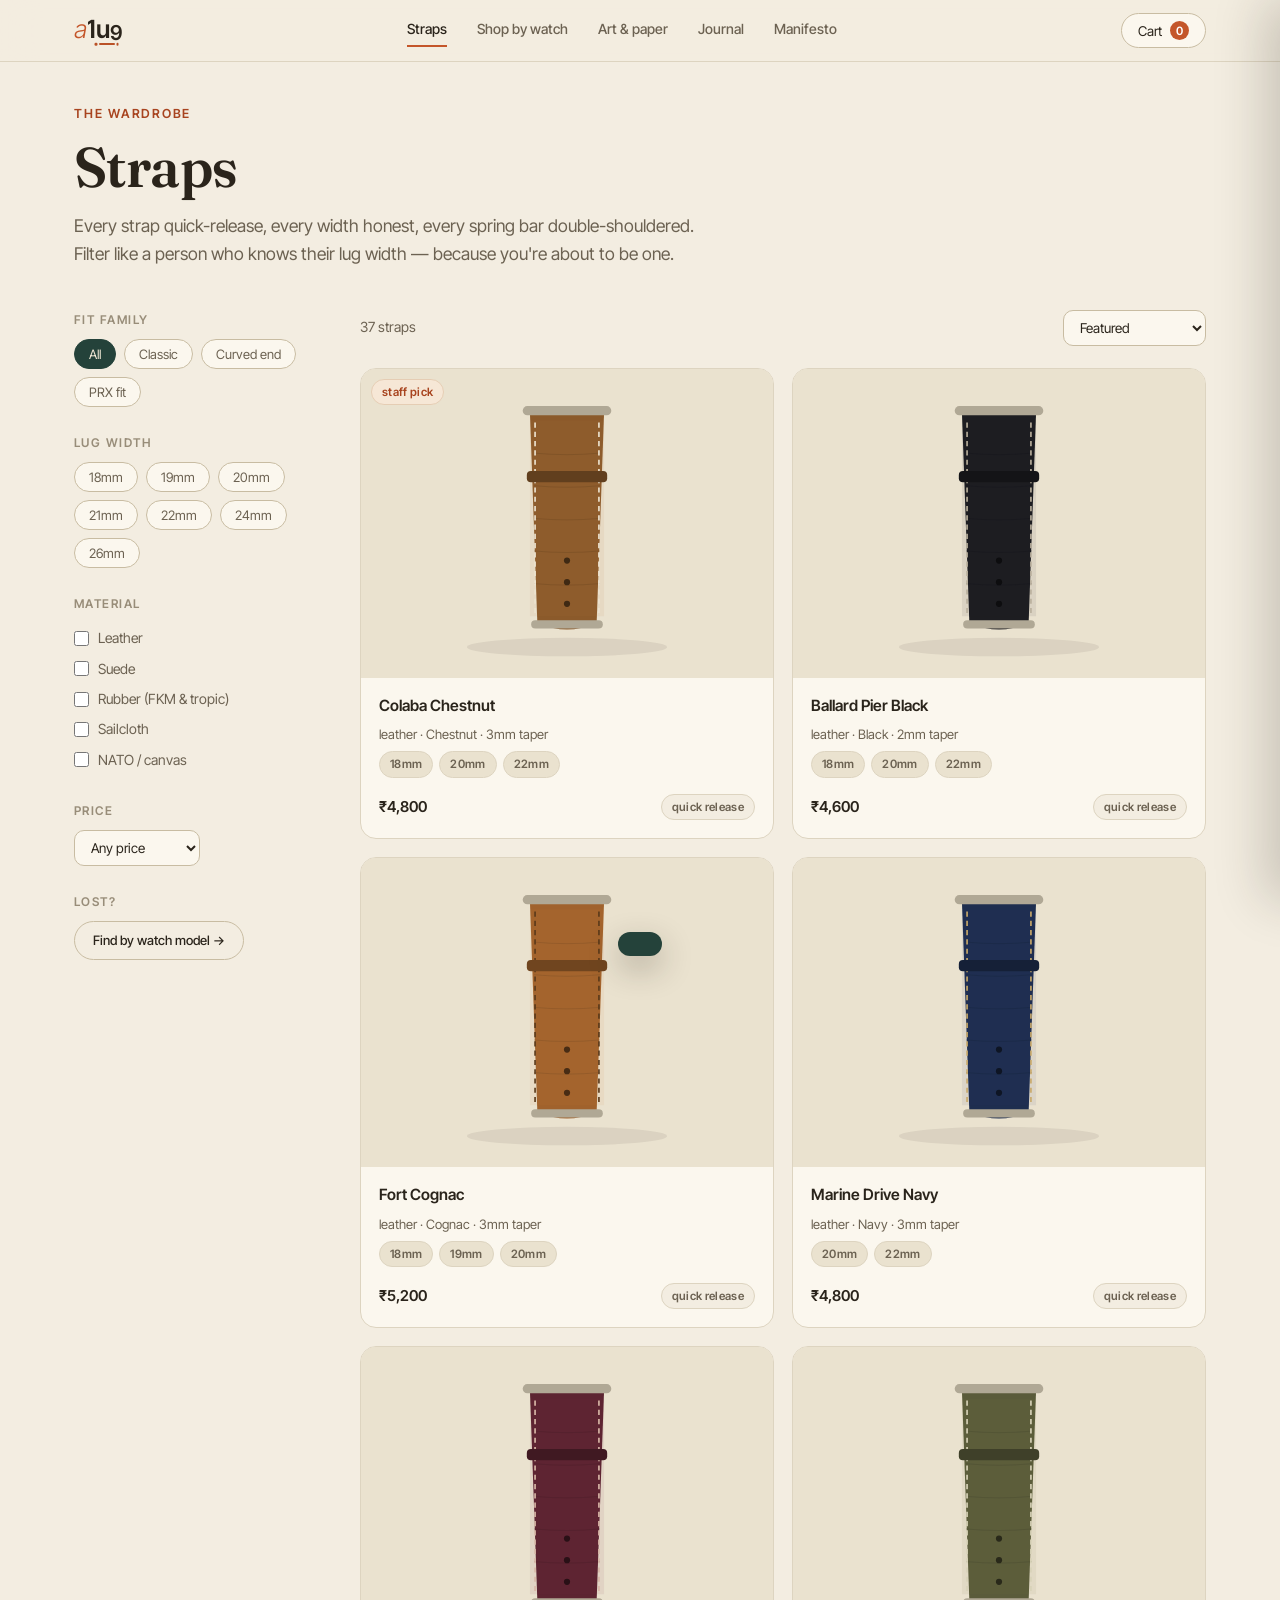
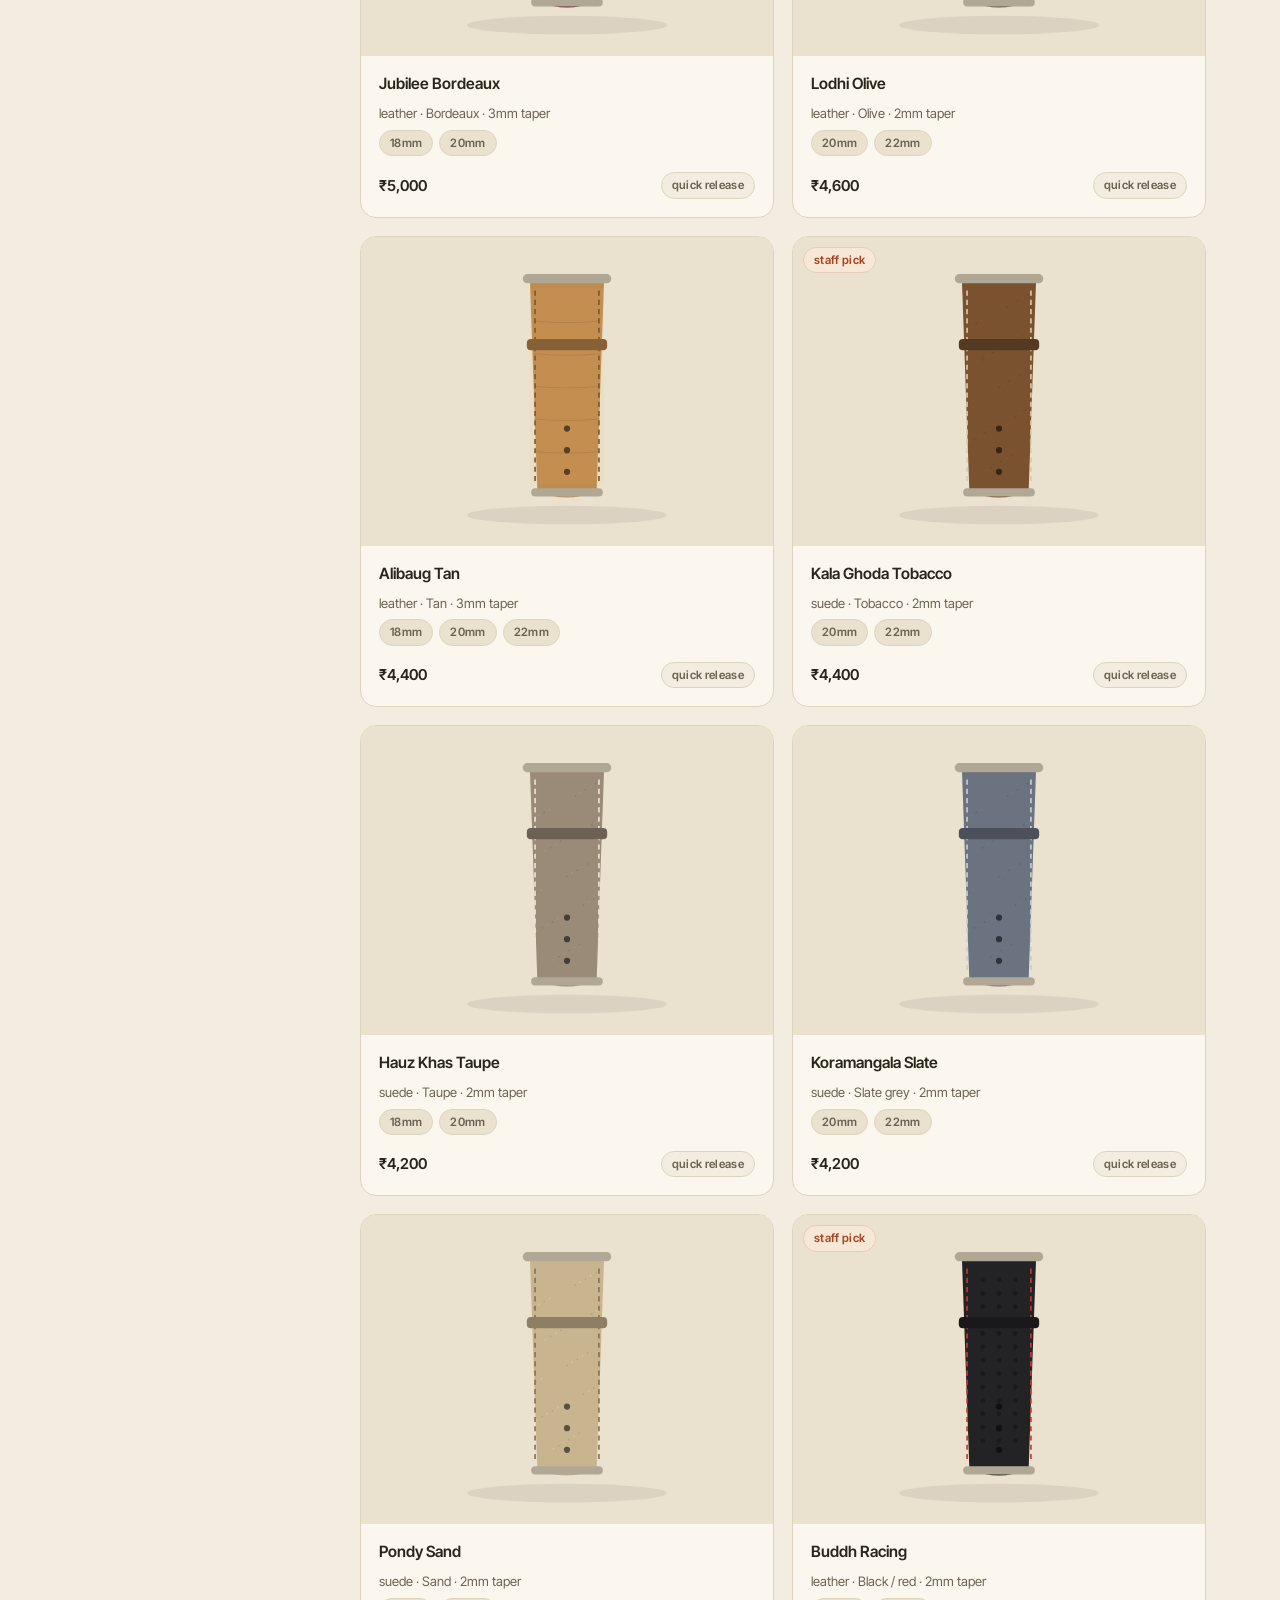
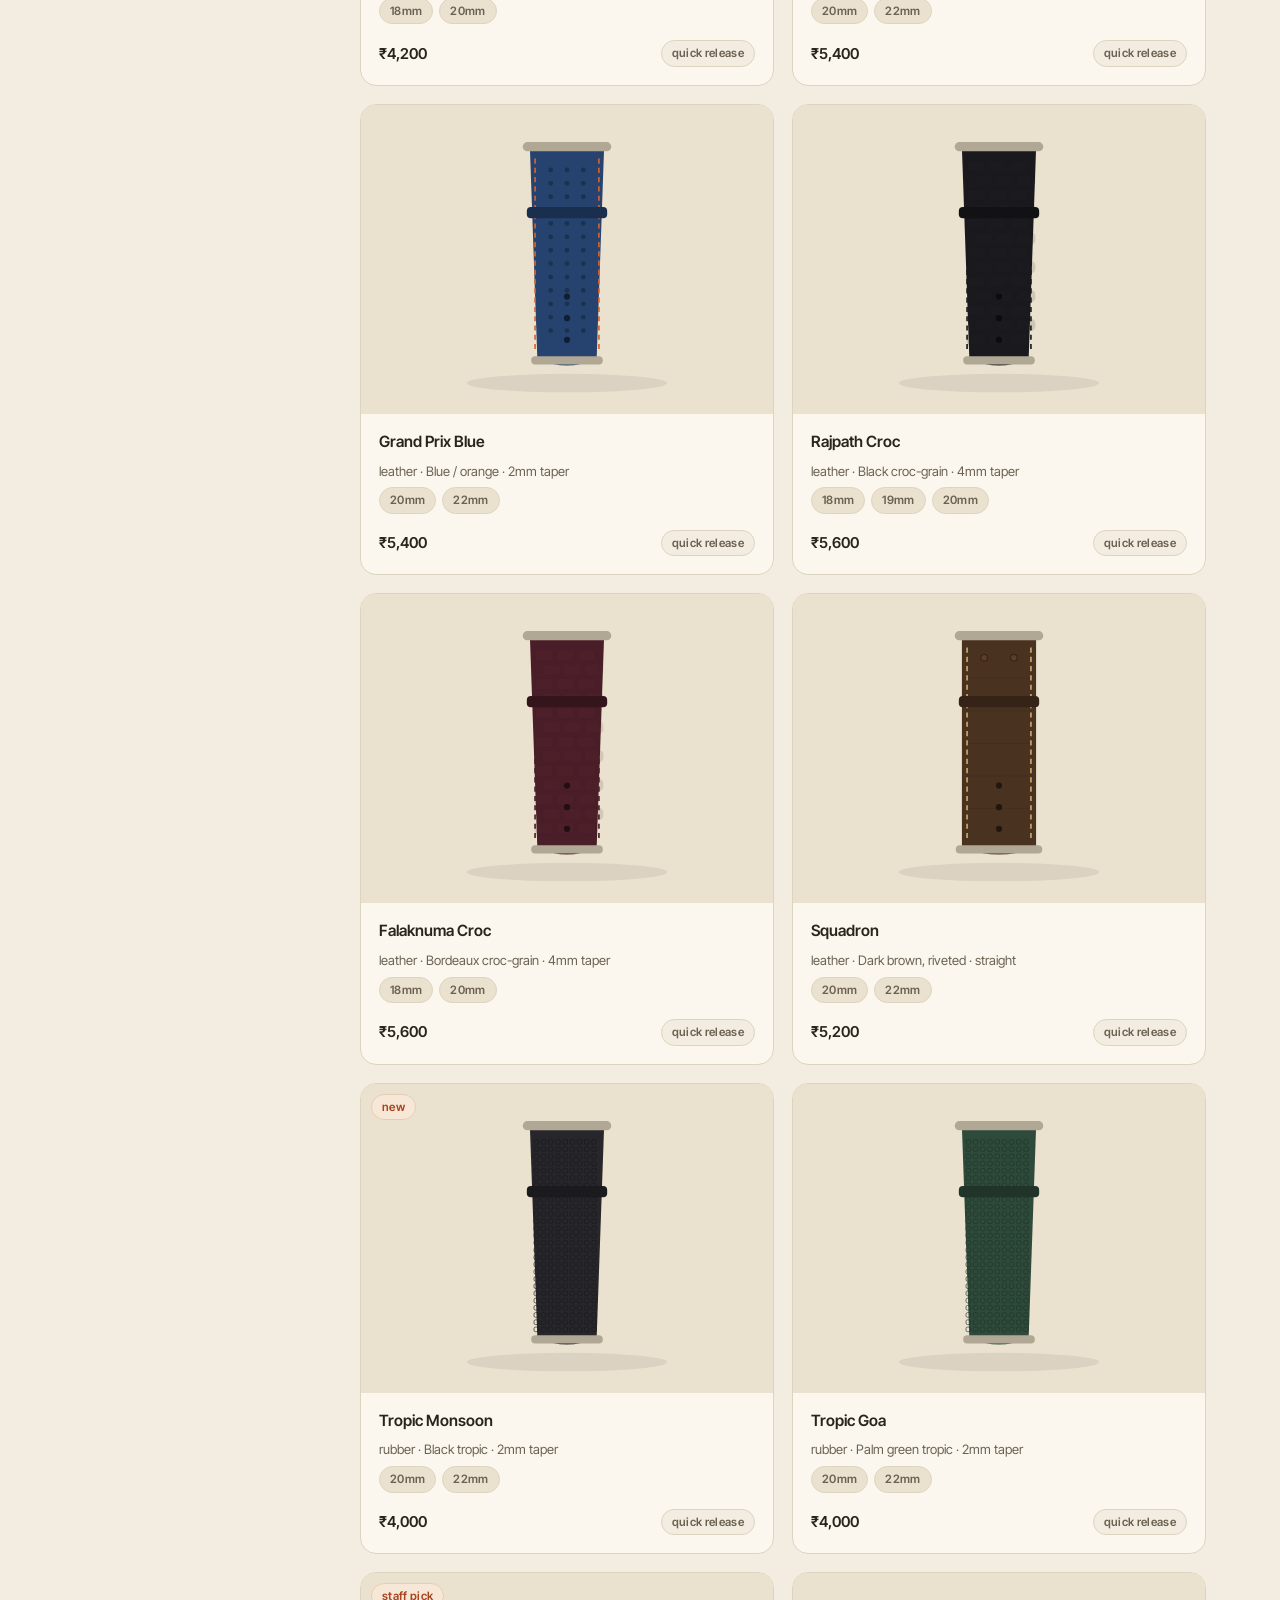
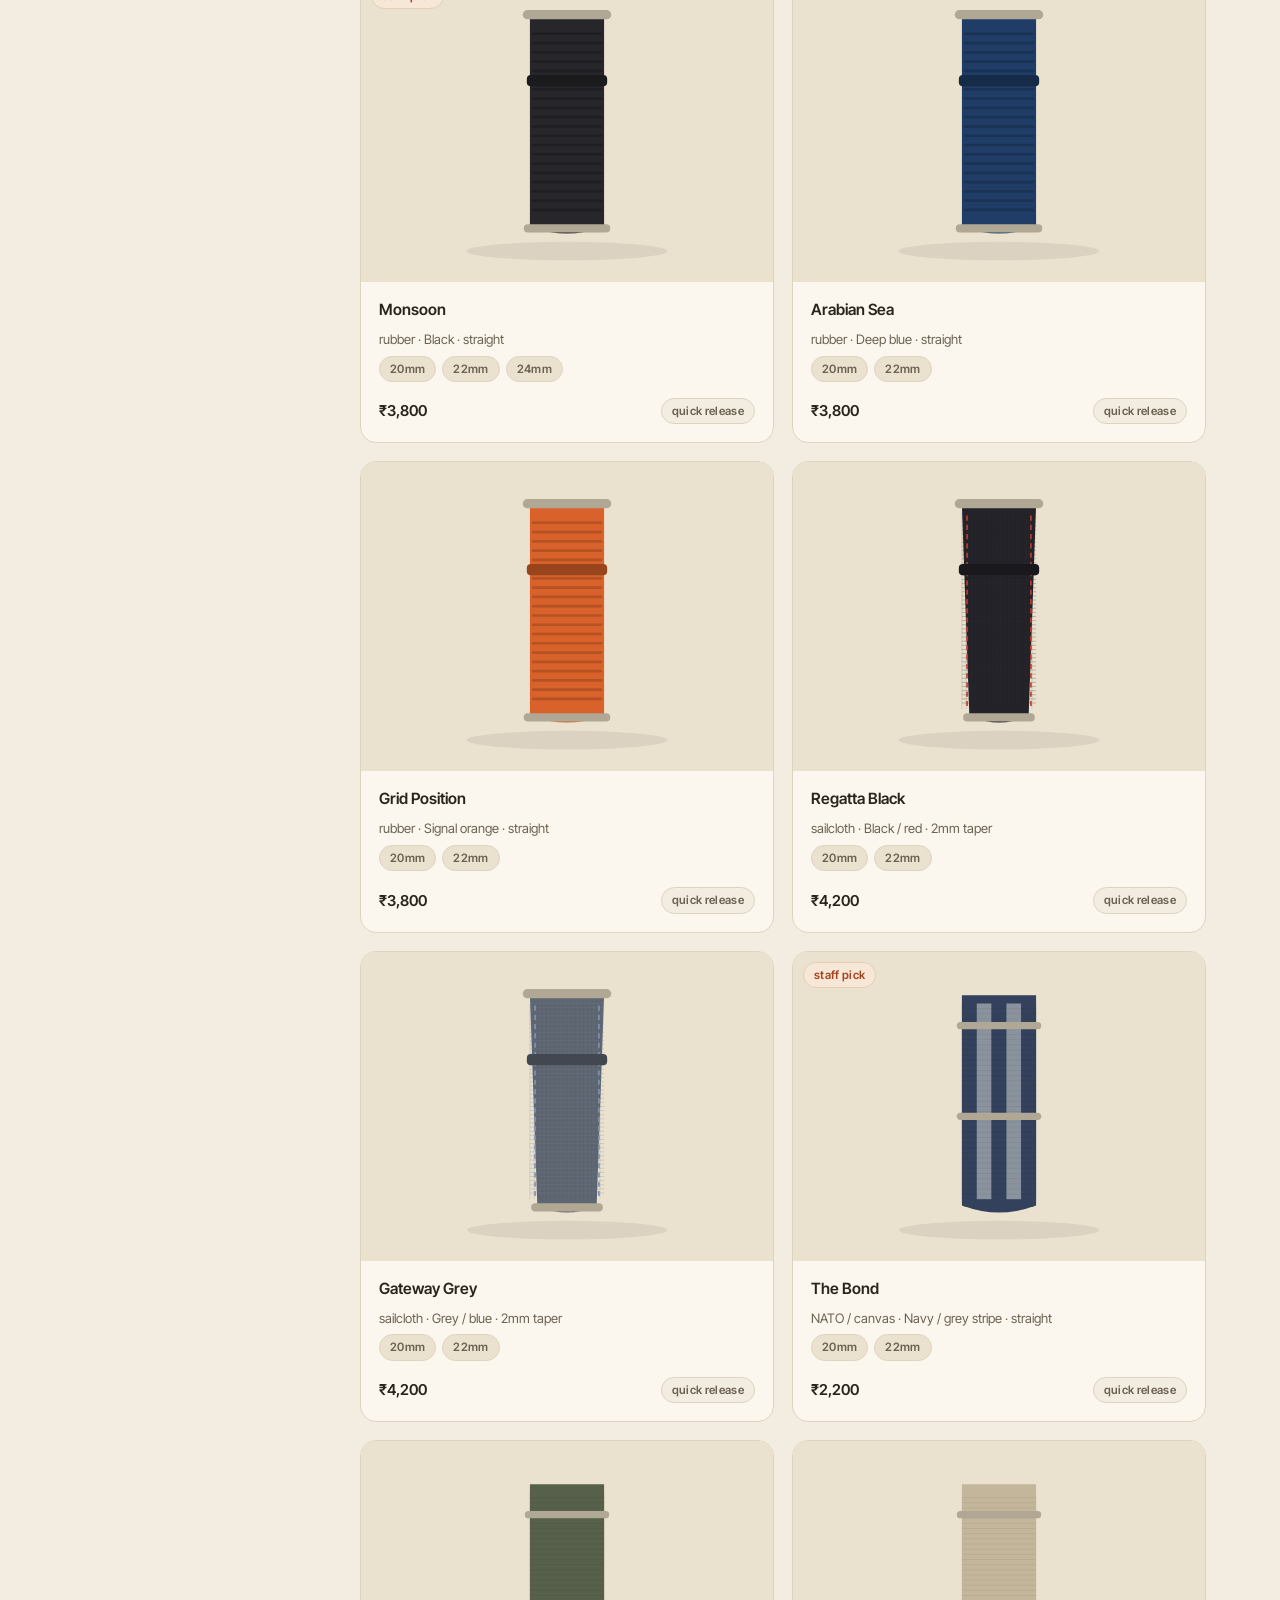
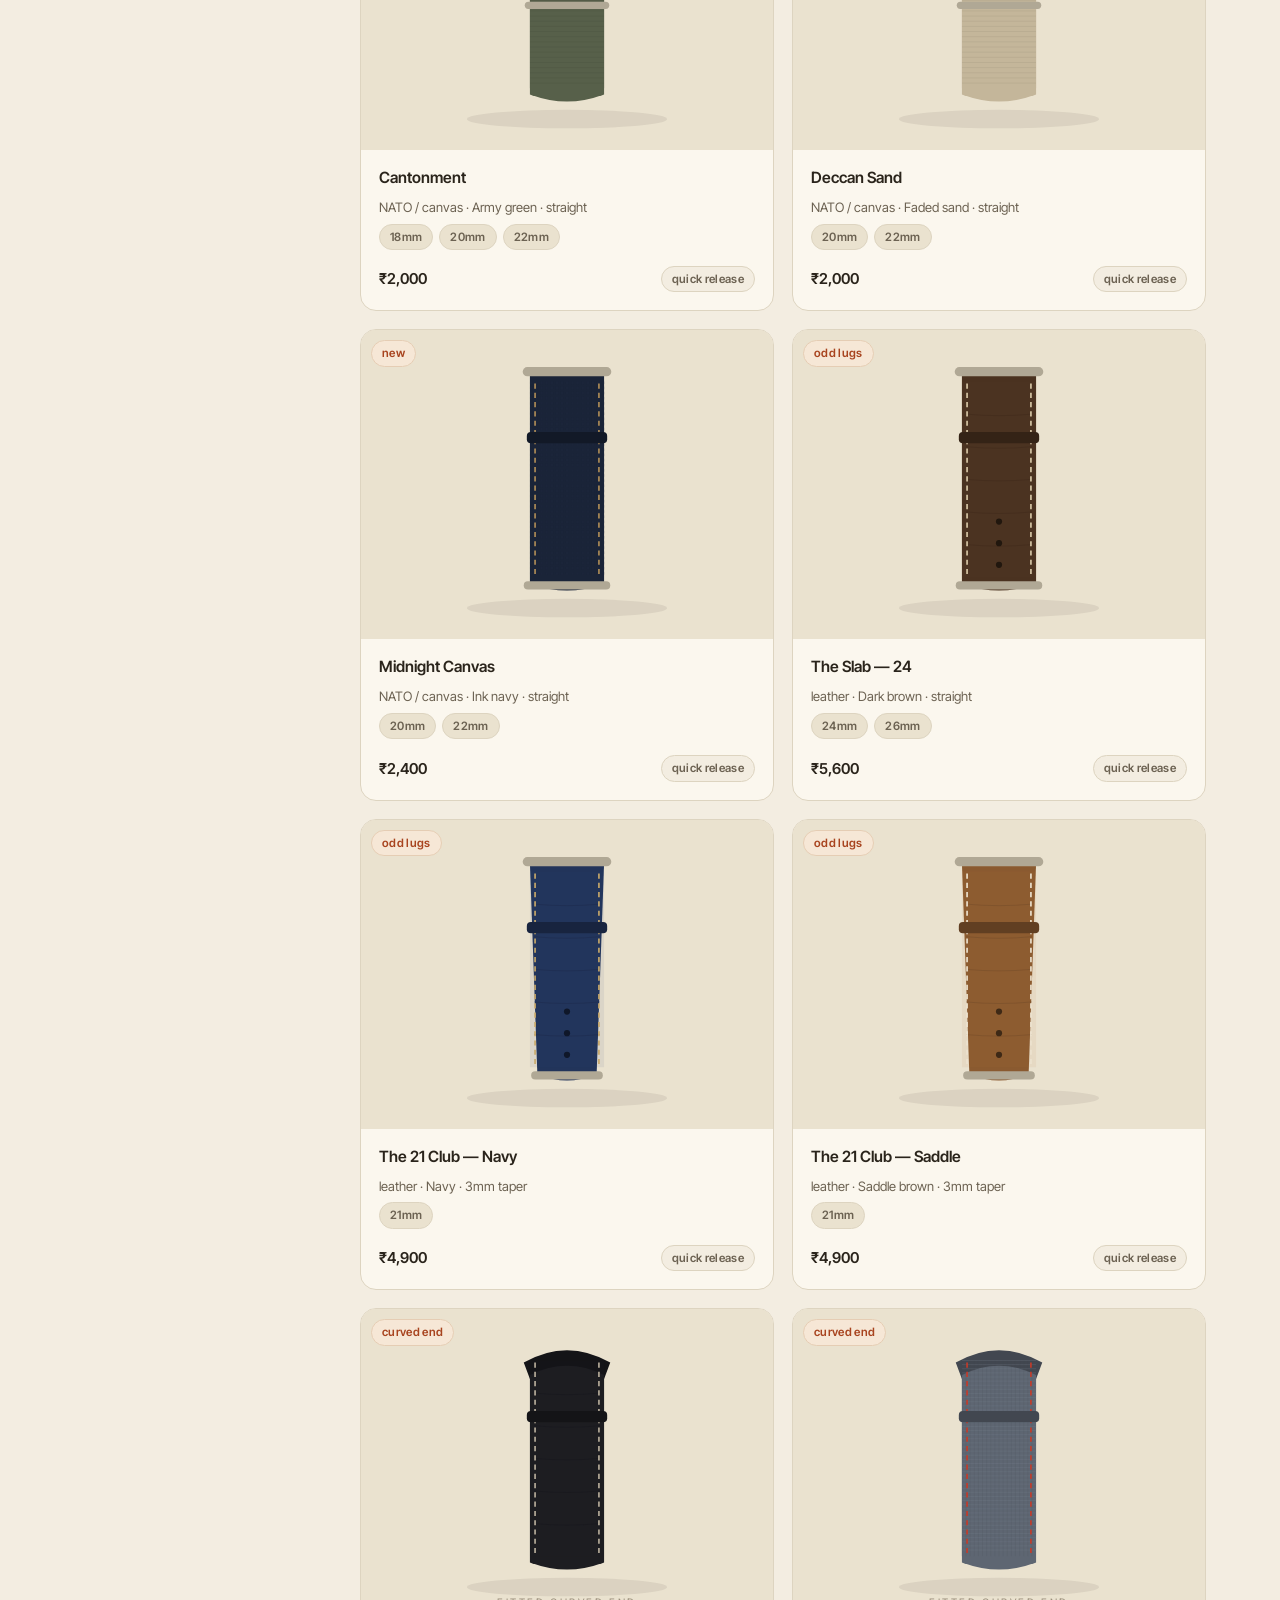
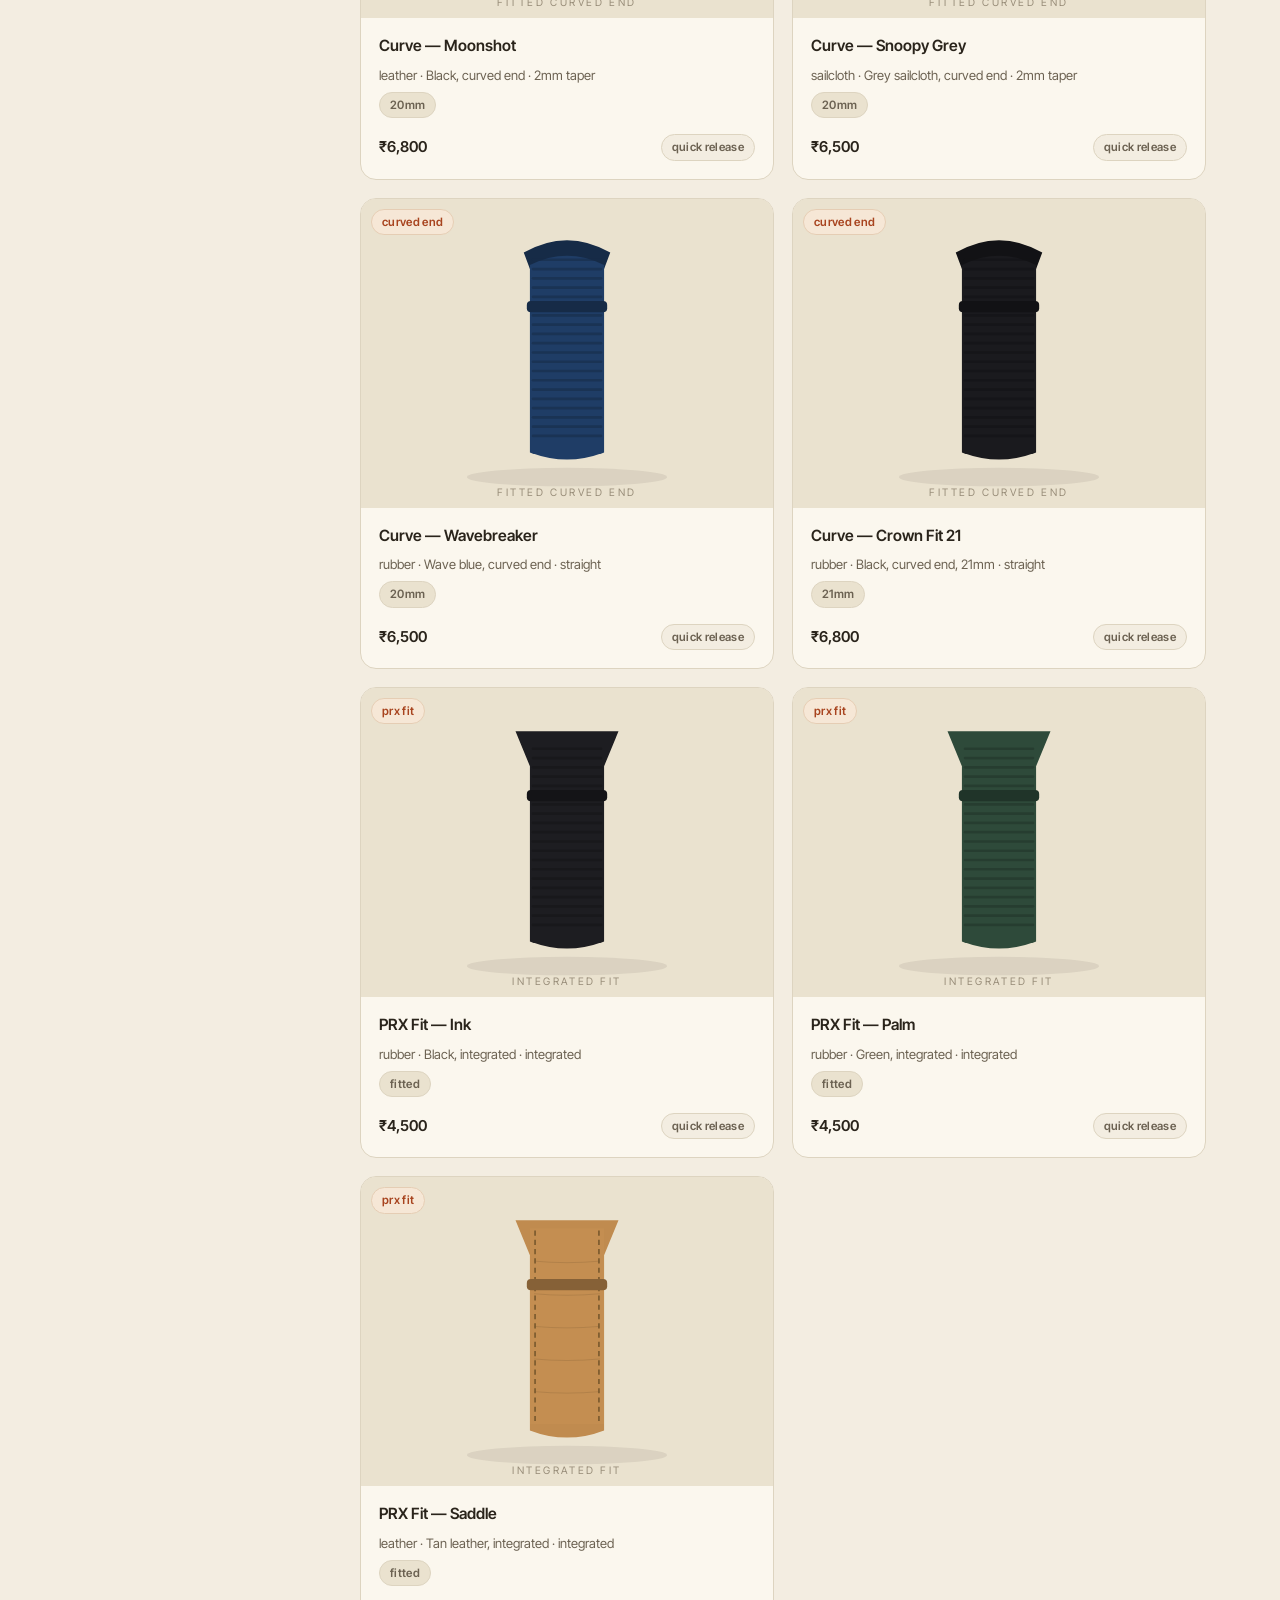
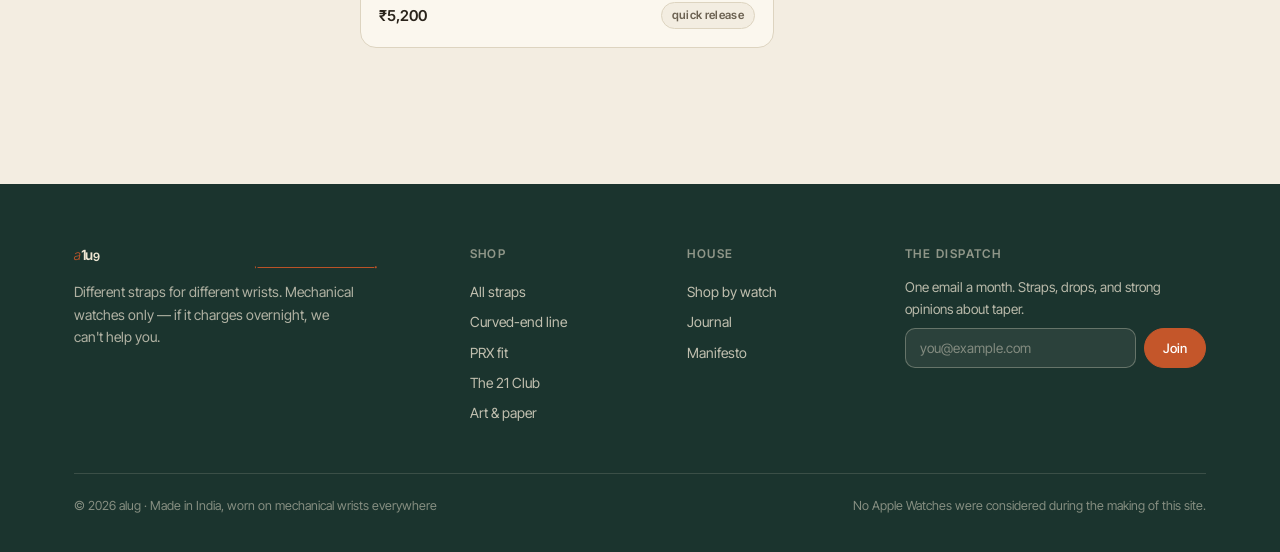
<file: straps.html>
<!DOCTYPE html>
<html lang="en">
<head>
<meta charset="UTF-8">
<meta name="viewport" content="width=device-width, initial-scale=1">
<title>Straps — alug</title>
<meta name="description" content="Watch straps filterable by lug width, material and price. Leather, suede, FKM rubber, sailcloth and NATO — 18mm to 26mm including 21mm.">
<link rel="preconnect" href="https://fonts.googleapis.com">
<link href="https://fonts.googleapis.com/css2?family=Inter+Tight:ital,wght@0,300;0,400;0,500;0,600;0,700;1,400&family=Fraunces:ital,wght@0,400;0,600;1,400;1,600&display=swap" rel="stylesheet">
<link rel="stylesheet" href="css/alug.css?v=9">
<link rel="icon" href="data:image/svg+xml,%3Csvg xmlns='http://www.w3.org/2000/svg' viewBox='0 0 64 64'%3E%3Ccircle cx='32' cy='32' r='32' fill='%23191715'/%3E%3Ctext x='31' y='43' font-family='sans-serif' font-size='32' font-weight='600' text-anchor='middle' fill='%23F2EEE6'%3Ea%3Ctspan fill='%23C4562A'%3E.%3C/tspan%3E%3C/text%3E%3C/svg%3E">
</head>
<body data-page="straps">
<div id="hdr"></div>

<section class="section-tight">
  <div class="wrap">
    <p class="kicker">The wardrobe</p>
    <h1>Straps</h1>
    <p class="lede">Every strap quick-release, every width honest, every spring bar double-shouldered. Filter like a person who knows their lug width — because you're about to be one.</p>
  </div>
</section>

<section style="padding-bottom:60px">
  <div class="wrap">
    <div class="shop-layout">
      <aside class="filters" aria-label="Filters">
        <div class="fgroup">
          <h4>Fit family</h4>
          <div class="chiprow" id="family-chips"></div>
        </div>
        <div class="fgroup">
          <h4>Lug width</h4>
          <div class="chiprow" id="lug-chips"></div>
        </div>
        <div class="fgroup">
          <h4>Material</h4>
          <div id="mat-checks"></div>
        </div>
        <div class="fgroup">
          <h4>Price</h4>
          <select onchange="setMaxPrice(this.value)" aria-label="Maximum price">
            <option value="">Any price</option>
            <option value="2500">Under ₹2,500</option>
            <option value="4000">Under ₹4,000</option>
            <option value="5000">Under ₹5,000</option>
          </select>
        </div>
        <div class="fgroup">
          <h4>Lost?</h4>
          <a class="btn ghost sm" href="watches.html">Find by watch model →</a>
        </div>
      </aside>
      <div>
        <div class="active-watch-note" id="watch-note" style="display:none"></div>
        <div class="toolbar">
          <span class="count" id="result-count"></span>
          <select onchange="setSort(this.value)" aria-label="Sort">
            <option value="featured">Featured</option>
            <option value="low">Price: low to high</option>
            <option value="high">Price: high to low</option>
          </select>
        </div>
        <div class="grid grid-3" id="strap-grid"></div>
      </div>
    </div>
  </div>
</section>

<div id="ftr"></div>
<script src="js/data.js?v=9"></script>
<script src="js/app.js?v=9"></script>
</body>
</html>
</file>
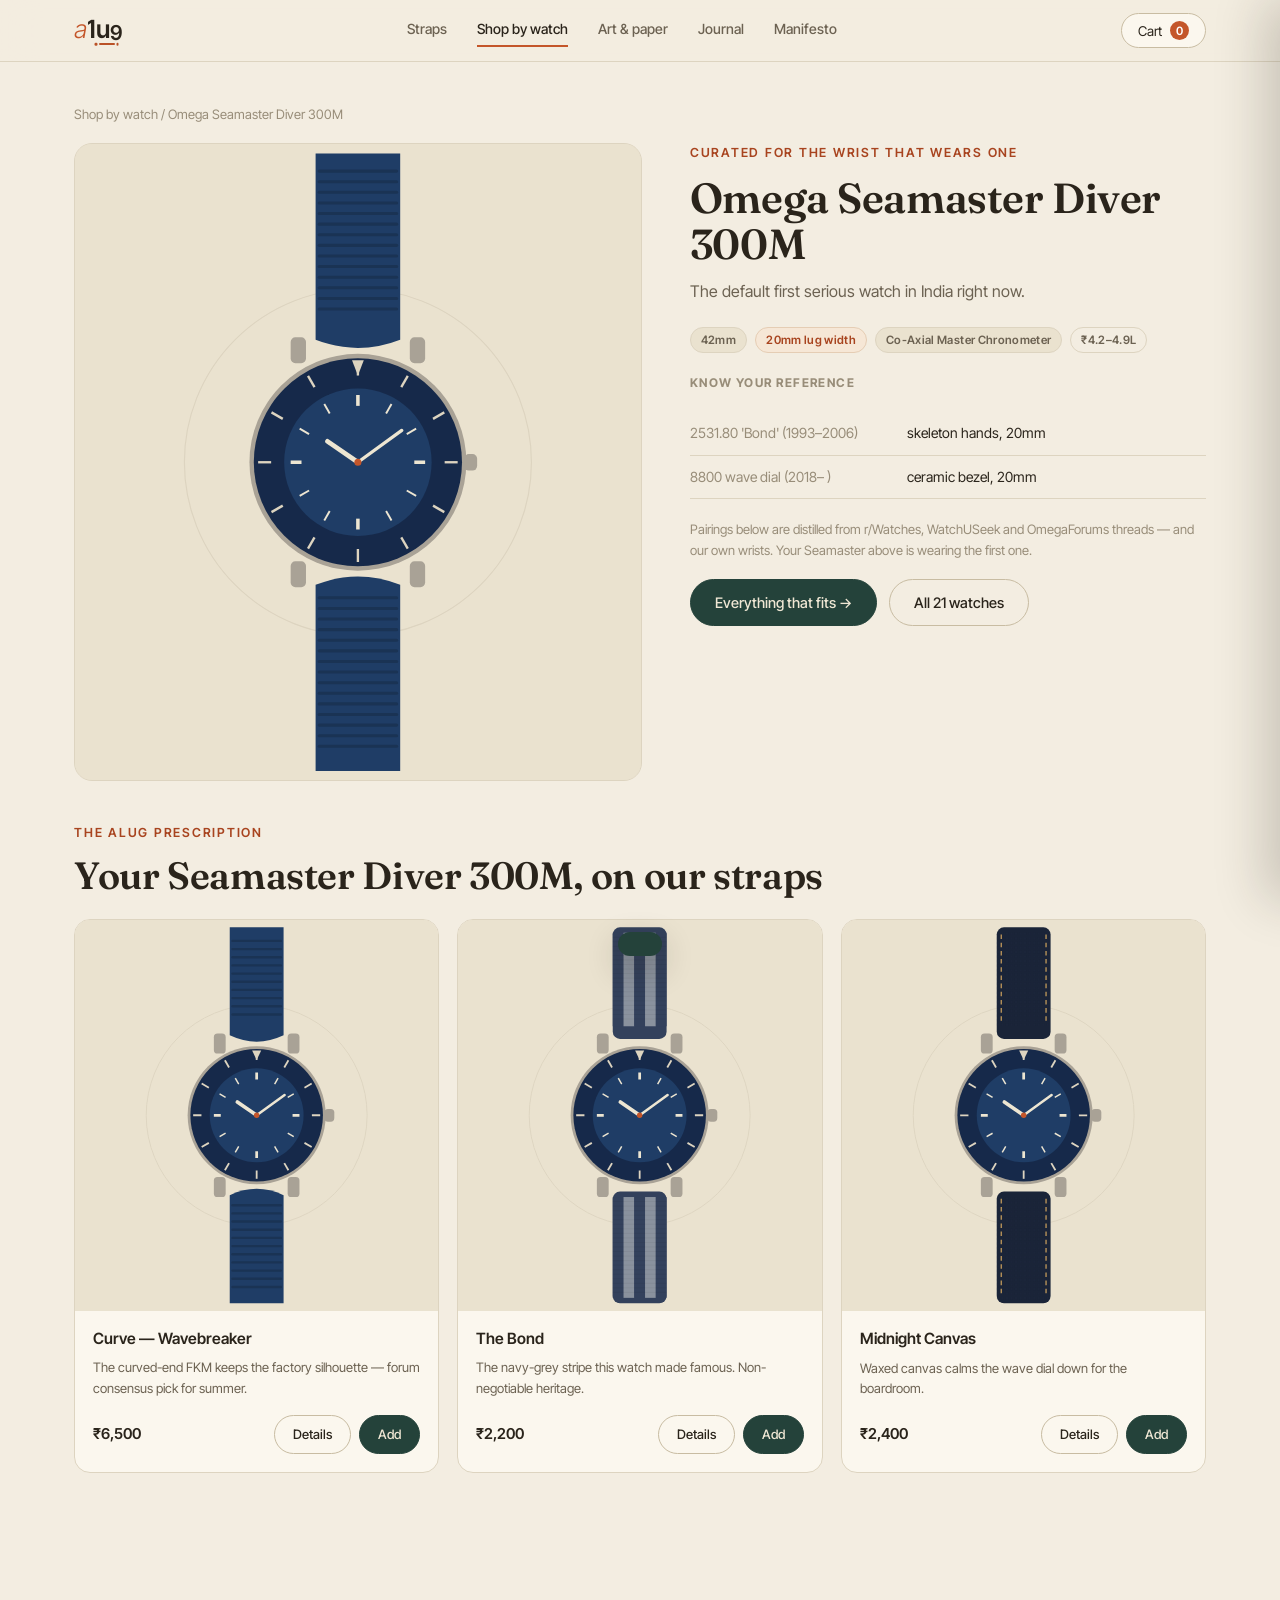
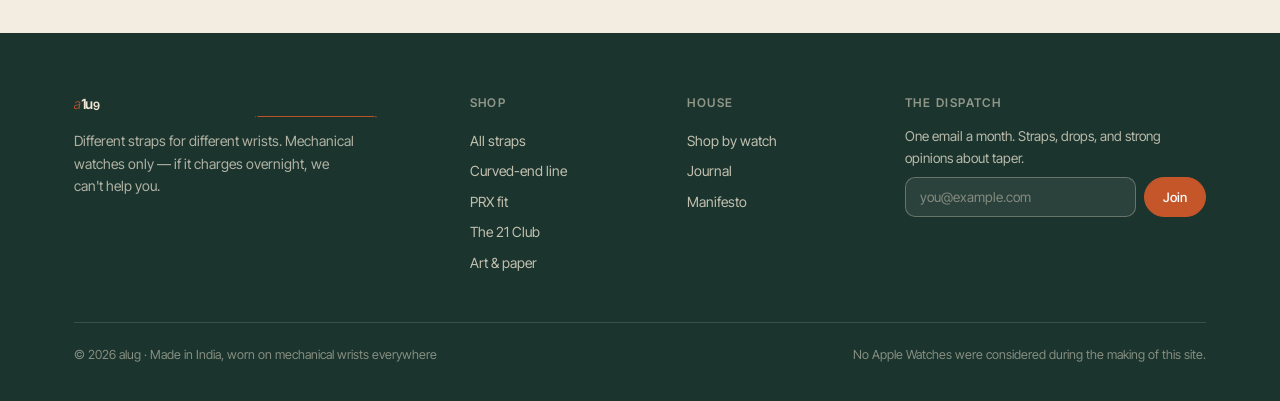
<file: watch.html>
<!DOCTYPE html>
<html lang="en">
<head>
<meta charset="UTF-8">
<meta name="viewport" content="width=device-width, initial-scale=1">
<title>Curated by alug</title>
<link rel="preconnect" href="https://fonts.googleapis.com">
<link href="https://fonts.googleapis.com/css2?family=Inter+Tight:ital,wght@0,300;0,400;0,500;0,600;0,700;1,400&family=Fraunces:ital,wght@0,400;0,600;1,400;1,600&display=swap" rel="stylesheet">
<link rel="stylesheet" href="css/alug.css?v=9">
<link rel="icon" href="data:image/svg+xml,%3Csvg xmlns='http://www.w3.org/2000/svg' viewBox='0 0 64 64'%3E%3Ccircle cx='32' cy='32' r='32' fill='%23191715'/%3E%3Ctext x='31' y='43' font-family='sans-serif' font-size='32' font-weight='600' text-anchor='middle' fill='%23F2EEE6'%3Ea%3Ctspan fill='%23C4562A'%3E.%3C/tspan%3E%3C/text%3E%3C/svg%3E">
</head>
<body data-page="watch">
<div id="hdr"></div>

<section class="section-tight">
  <div class="wrap" id="watch-root"></div>
</section>

<div id="ftr"></div>
<script src="js/data.js?v=9"></script>
<script src="js/app.js?v=9"></script>
</body>
</html>
</file>
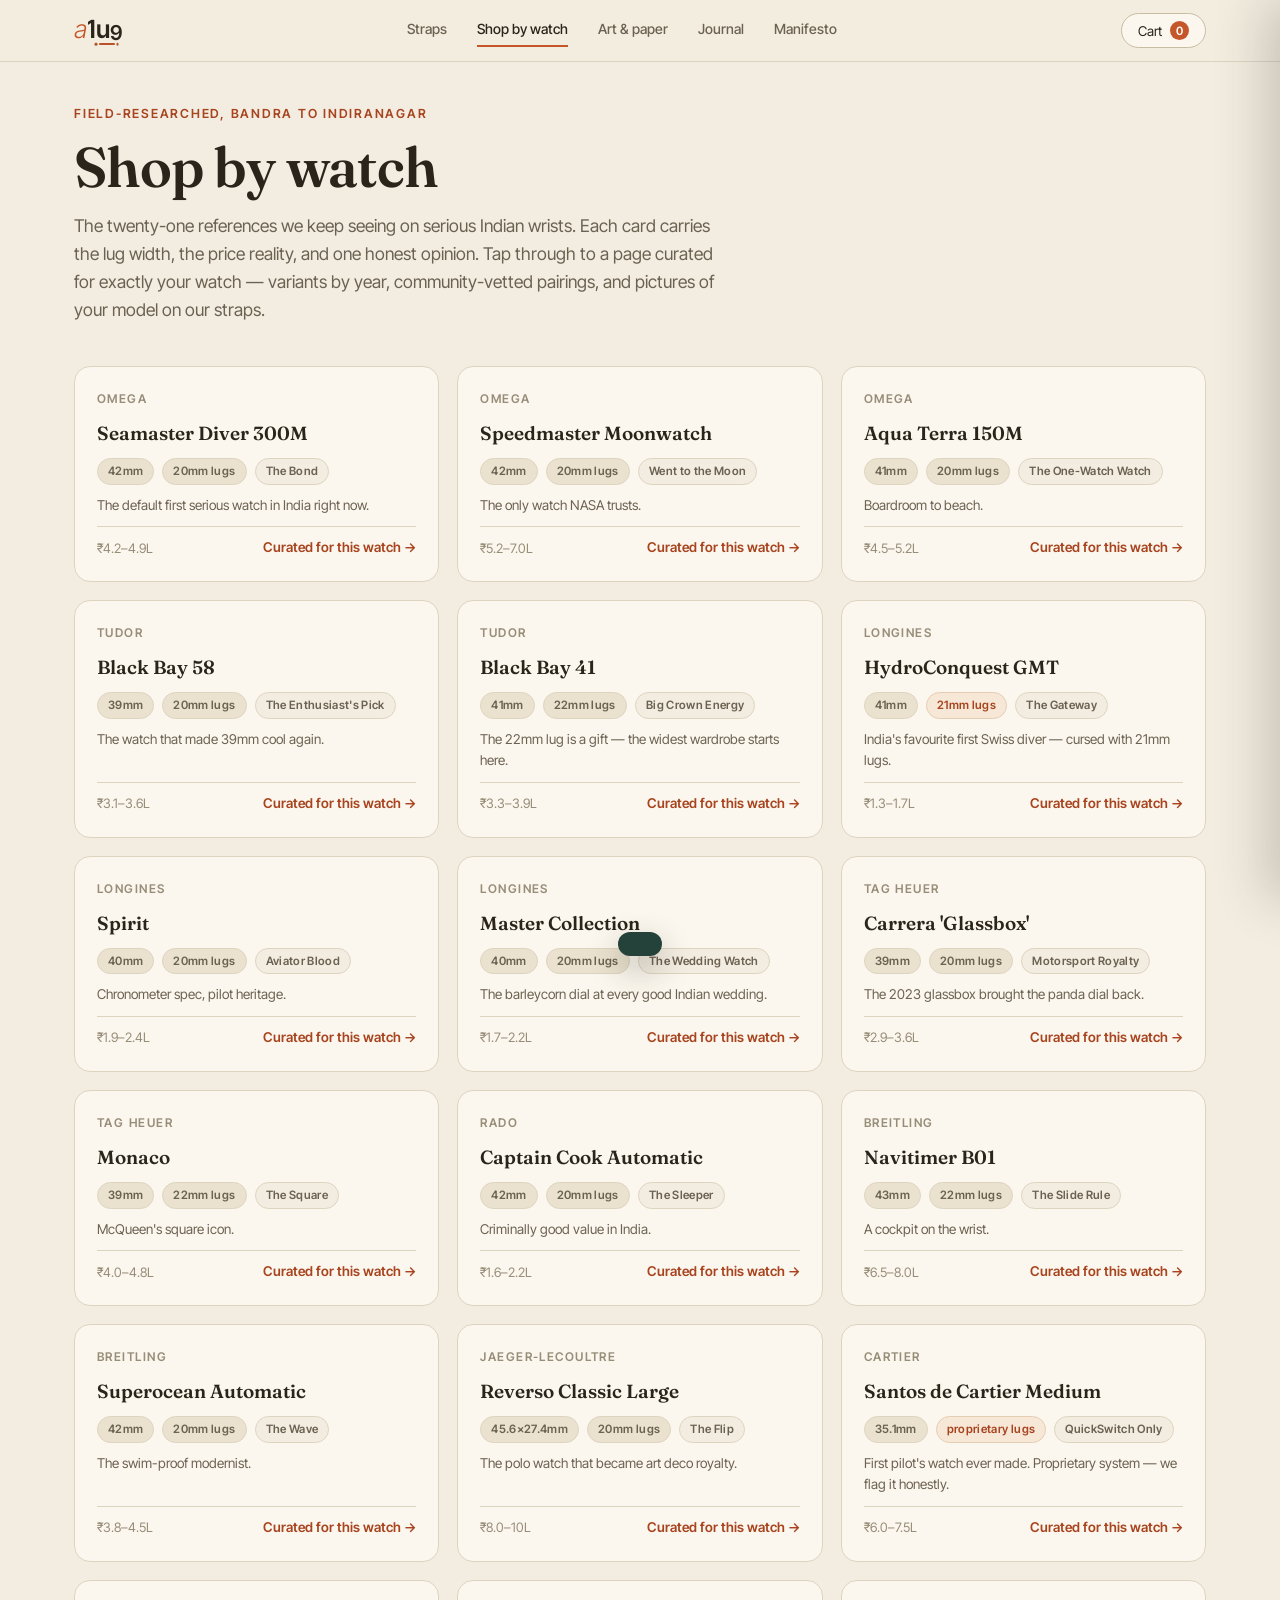
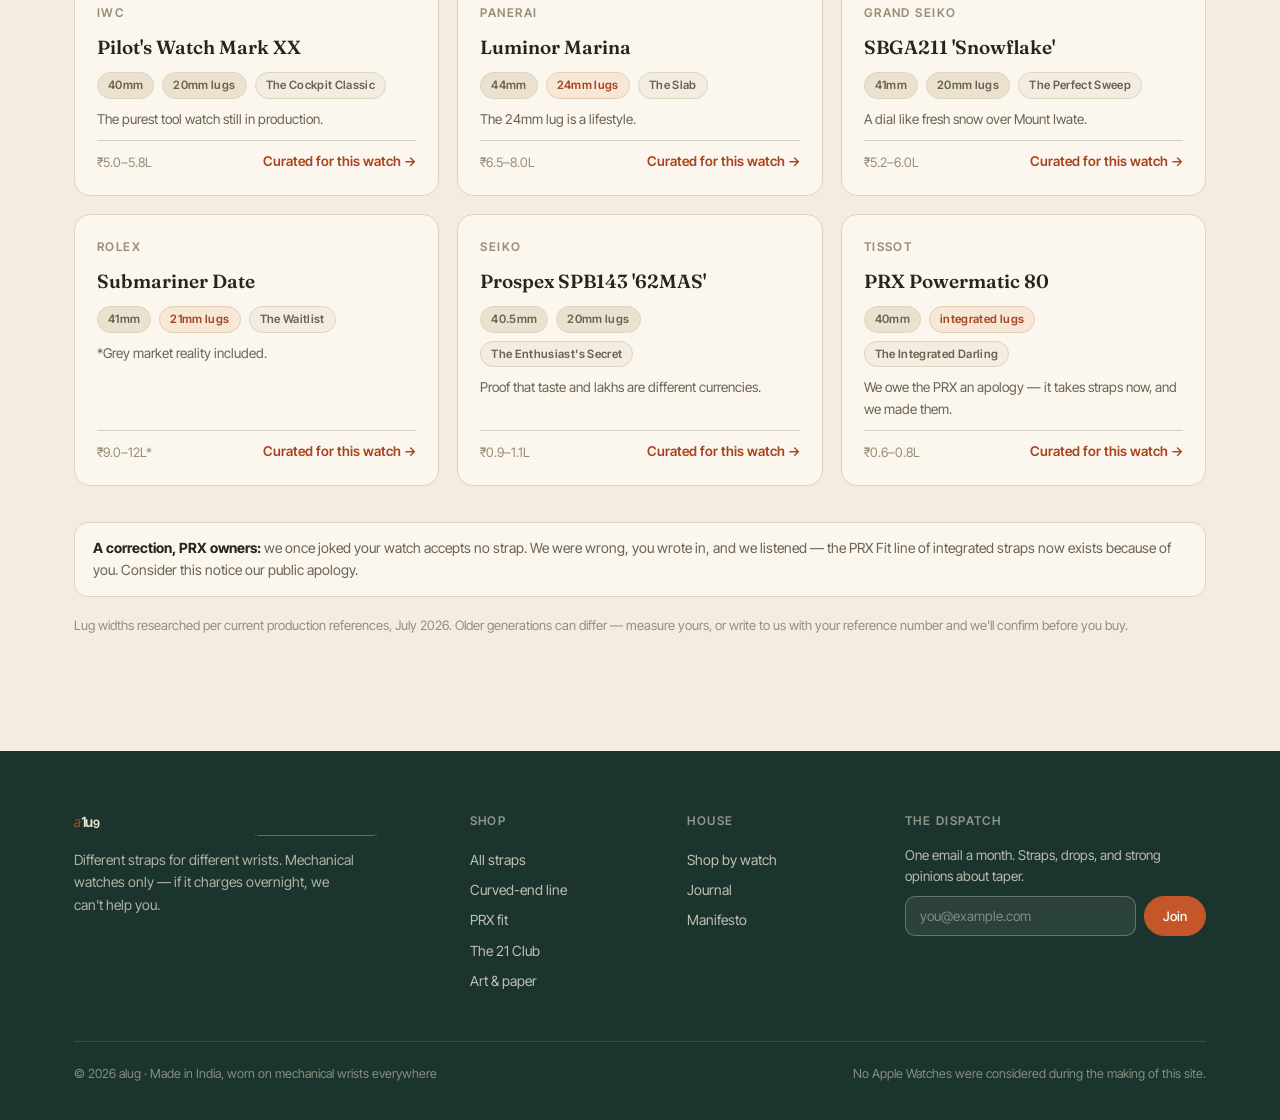
<file: watches.html>
<!DOCTYPE html>
<html lang="en">
<head>
<meta charset="UTF-8">
<meta name="viewport" content="width=device-width, initial-scale=1">
<title>Shop by watch — alug</title>
<meta name="description" content="The 20 watches we see most on serious Indian wrists, ₹70,000 and up — researched lug widths, honest strap advice, straps that actually fit.">
<link rel="preconnect" href="https://fonts.googleapis.com">
<link href="https://fonts.googleapis.com/css2?family=Inter+Tight:ital,wght@0,300;0,400;0,500;0,600;0,700;1,400&family=Fraunces:ital,wght@0,400;0,600;1,400;1,600&display=swap" rel="stylesheet">
<link rel="stylesheet" href="css/alug.css?v=9">
<link rel="icon" href="data:image/svg+xml,%3Csvg xmlns='http://www.w3.org/2000/svg' viewBox='0 0 64 64'%3E%3Ccircle cx='32' cy='32' r='32' fill='%23191715'/%3E%3Ctext x='31' y='43' font-family='sans-serif' font-size='32' font-weight='600' text-anchor='middle' fill='%23F2EEE6'%3Ea%3Ctspan fill='%23C4562A'%3E.%3C/tspan%3E%3C/text%3E%3C/svg%3E">
</head>
<body data-page="watches">
<div id="hdr"></div>

<section class="section-tight">
  <div class="wrap">
    <p class="kicker">Field-researched, Bandra to Indiranagar</p>
    <h1>Shop by watch</h1>
    <p class="lede">The twenty-one references we keep seeing on serious Indian wrists. Each card carries the lug width, the price reality, and one honest opinion. Tap through to a page curated for exactly your watch — variants by year, community-vetted pairings, and pictures of your model on our straps.</p>
  </div>
</section>

<section style="padding-bottom:40px">
  <div class="wrap">
    <div class="grid grid-3" id="watch-grid"></div>
    <div class="notice" style="margin-top:36px">
      <b>A correction, PRX owners:</b> we once joked your watch accepts no strap. We were wrong, you wrote in, and we listened — the PRX Fit line of integrated straps now exists because of you. Consider this notice our public apology.
    </div>
    <p style="margin-top:18px;font-size:13px;color:var(--faint)">Lug widths researched per current production references, July 2026. Older generations can differ — measure yours, or write to us with your reference number and we'll confirm before you buy.</p>
  </div>
</section>

<div id="ftr"></div>
<script src="js/data.js?v=9"></script>
<script src="js/app.js?v=9"></script>
</body>
</html>
</file>
<file: css/alug.css>
:root {
  --paper: #F3EDE1;
  --paper-deep: #EAE2CF;
  --card: #FBF7EE;
  --ink: #2A241B;
  --sub: #6C6252;
  --faint: #988D79;
  --line: #DDD4C0;
  --line-strong: #C8BCA2;
  --green: #24423A;
  --green-deep: #1B342E;
  --green-cream: #EFE7D4;
  --orange: #C4562A;
  --orange-deep: #BA5227;
  --orange-dark: #A8441F;
  --tint: #F6E7D6;
  --tint-line: #E5CDB4;
}
* { margin: 0; padding: 0; box-sizing: border-box; }
html { scroll-behavior: smooth; }
body {
  font-family: 'Inter Tight', -apple-system, sans-serif;
  background: var(--paper);
  color: var(--ink);
  font-size: 16px;
  line-height: 1.6;
  -webkit-font-smoothing: antialiased;
}
a { color: inherit; text-decoration: none; }
img, svg { display: block; max-width: 100%; }
button { font-family: inherit; cursor: pointer; }
::selection { background: var(--orange); color: #fff; }

/* ---------- wordmark (locked recipe v3 rev b — the dial) ---------- */
.logo {
  position: relative;
  display: inline-block;
  font-size: 25px;
  line-height: 1;
  letter-spacing: -0.01em;
  color: var(--ink);
  user-select: none;
}
.logo .l-a {
  display: inline-block;
  font-weight: 300;
  color: var(--orange);
  transform: skewX(-10deg);
  margin-right: -0.02em;
}
.logo .l-w { font-weight: 600; }
.logo .l-1 {
  display: inline-block;
  clip-path: inset(-0.2em -0.05em -0.2em 0.07em);
}
.logo .l-9 {
  display: inline-block;
  font-size: 0.82em;
  font-weight: 600;
  vertical-align: -0.08em;
}
.logo .l-bar {
  position: absolute;
  left: 68%;
  bottom: -0.045em;
  transform: translateX(-50%);
  width: 33%;
  height: 0.054em;
  border-radius: 99px;
  background: var(--orange-deep);
}
.logo .l-bar i {
  position: absolute;
  top: 50%;
  width: 0.1em;
  height: 0.1em;
  border-radius: 50%;
  background: var(--orange-deep);
}
.logo .bt-l { left: -0.06em; transform: translate(-100%, -50%); }
.logo .bt-r { right: -0.06em; transform: translate(100%, -50%); }
.logo-lg { font-size: clamp(50px, 7.5vw, 84px); }

/* ---------- header ---------- */
.site-header {
  position: sticky;
  top: 0;
  z-index: 50;
  background: rgba(243,237,225,0.85);
  backdrop-filter: saturate(160%) blur(18px);
  -webkit-backdrop-filter: saturate(160%) blur(18px);
  border-bottom: 1px solid var(--line);
}
.site-header .inner {
  max-width: 1180px;
  margin: 0 auto;
  padding: 13px 24px;
  display: flex;
  align-items: center;
  justify-content: space-between;
  gap: 24px;
}
.site-header nav {
  display: flex;
  gap: 30px;
  align-items: center;
  font-size: 14px;
  font-weight: 500;
}
.site-header nav a {
  color: var(--sub);
  transition: color 0.15s;
  padding: 4px 0;
  border-bottom: 2px solid transparent;
}
.site-header nav a:hover { color: var(--ink); }
.site-header nav a.active { color: var(--ink); border-bottom-color: var(--orange); }
.cart-btn {
  background: var(--card);
  border: 1px solid var(--line-strong);
  color: var(--ink);
  border-radius: 99px;
  padding: 7px 16px;
  font-size: 13.5px;
  display: flex;
  align-items: center;
  gap: 8px;
  transition: border-color 0.15s;
}
.cart-btn:hover { border-color: var(--green); }
.cart-count {
  background: var(--orange);
  color: #fff;
  font-weight: 600;
  font-size: 11.5px;
  min-width: 19px;
  height: 19px;
  border-radius: 99px;
  display: inline-flex;
  align-items: center;
  justify-content: center;
  padding: 0 5px;
}

/* ---------- marquee ---------- */
.marquee {
  background: var(--green);
  color: var(--green-cream);
  overflow: hidden;
  white-space: nowrap;
  font-size: 12.5px;
  font-weight: 500;
  letter-spacing: 0.06em;
  padding: 8px 0;
}
.marquee .track {
  display: inline-block;
  animation: scroll 40s linear infinite;
}
.marquee span { margin: 0 26px; }
@keyframes scroll {
  from { transform: translateX(0); }
  to { transform: translateX(-50%); }
}

/* ---------- layout ---------- */
.wrap { max-width: 1180px; margin: 0 auto; padding: 0 24px; }
.section { padding: 68px 0; }
.section-tight { padding: 42px 0; }
.kicker {
  font-size: 12.5px;
  font-weight: 600;
  letter-spacing: 0.14em;
  text-transform: uppercase;
  color: var(--orange-dark);
  margin-bottom: 12px;
}
h1, h2 {
  font-family: 'Fraunces', Georgia, serif;
  line-height: 1.1;
  letter-spacing: -0.01em;
  color: var(--ink);
  font-weight: 600;
}
h1 { font-size: clamp(34px, 4.8vw, 56px); }
h2 { font-size: clamp(26px, 3.5vw, 38px); }
h3 { font-size: 19px; font-weight: 600; line-height: 1.2; color: var(--ink); }
.lede { font-size: 17.5px; color: var(--sub); max-width: 640px; margin-top: 14px; }
.serif { font-family: 'Fraunces', Georgia, serif; }

.btn {
  display: inline-flex;
  align-items: center;
  gap: 8px;
  background: var(--green);
  color: var(--green-cream);
  border: 1px solid var(--green);
  border-radius: 99px;
  padding: 11px 24px;
  font-size: 14.5px;
  font-weight: 500;
  transition: background 0.15s, color 0.15s, border-color 0.15s;
}
.btn:hover { background: var(--green-deep); border-color: var(--green-deep); }
.btn.brass { background: var(--orange); border-color: var(--orange); color: #fff; }
.btn.brass:hover { background: var(--orange-deep); border-color: var(--orange-deep); }
.btn.ghost { background: transparent; color: var(--ink); border-color: var(--line-strong); }
.btn.ghost:hover { background: var(--card); border-color: var(--ink); }
.btn.sm { padding: 8px 18px; font-size: 13px; }

/* ---------- hero ---------- */
.hero {
  background: var(--paper);
  color: var(--ink);
  padding: 56px 0 60px;
  position: relative;
  overflow: hidden;
}
.hero::before {
  content: "";
  position: absolute;
  right: -140px;
  top: -160px;
  width: 560px;
  height: 560px;
  border: 1px solid var(--line);
  border-radius: 50%;
  pointer-events: none;
}
.hero::after {
  content: "";
  position: absolute;
  right: -60px;
  top: -80px;
  width: 400px;
  height: 400px;
  border: 1px solid var(--line);
  border-radius: 50%;
  pointer-events: none;
}
.hero-grid {
  display: grid;
  grid-template-columns: 1.05fr 0.85fr;
  gap: 48px;
  align-items: center;
  position: relative;
  z-index: 1;
}
.hero-art svg { max-height: 460px; width: auto; margin: 0 auto; }
.hero .tagline {
  font-size: clamp(17px, 2vw, 21px);
  color: var(--sub);
  margin-top: 24px;
  max-width: 540px;
}
.hero .tagline em { color: var(--orange-dark); font-style: normal; font-weight: 600; }
.hero-actions { margin-top: 28px; display: flex; gap: 12px; flex-wrap: wrap; }
.hero-meta {
  margin-top: 38px;
  padding-top: 26px;
  border-top: 1px solid var(--line);
  display: flex;
  gap: 44px;
  flex-wrap: wrap;
  font-size: 13px;
  color: var(--faint);
}
.hero-meta b { display: block; font-size: 20px; color: var(--ink); font-weight: 600; }

/* ---------- cards / grids ---------- */
.grid { display: grid; gap: 18px; }
.grid-3 { grid-template-columns: repeat(auto-fill, minmax(280px, 1fr)); }
.grid-4 { grid-template-columns: repeat(auto-fill, minmax(230px, 1fr)); }

.card {
  background: var(--card);
  border: 1px solid var(--line);
  border-radius: 16px;
  overflow: hidden;
  transition: transform 0.18s, box-shadow 0.18s, border-color 0.18s;
  display: flex;
  flex-direction: column;
}
.card:hover {
  transform: translateY(-3px);
  border-color: var(--line-strong);
  box-shadow: 0 16px 40px rgba(42,36,27,0.14);
}
.card .thumb { background: var(--paper-deep); position: relative; }
.card .thumb svg { width: 100%; height: auto; }
.card .body { padding: 16px 18px 18px; flex: 1; display: flex; flex-direction: column; gap: 6px; }
.card .name { font-weight: 600; font-size: 15.5px; color: var(--ink); }
.card .sub { font-size: 13px; color: var(--sub); }
.card .price-row {
  margin-top: auto;
  padding-top: 10px;
  display: flex;
  align-items: center;
  justify-content: space-between;
}
.card .price { font-weight: 600; font-size: 15px; }
.pill {
  display: inline-block;
  font-size: 11.5px;
  font-weight: 600;
  letter-spacing: 0.03em;
  padding: 3px 10px;
  border-radius: 99px;
  background: var(--paper-deep);
  color: var(--sub);
  border: 1px solid var(--line);
}
.pill.brass { background: var(--tint); color: var(--orange-dark); border-color: var(--tint-line); }
.pill.steel { background: var(--paper); color: var(--sub); border-color: var(--line); }
.tag-corner {
  position: absolute;
  top: 10px;
  left: 10px;
  z-index: 2;
  background: rgba(251,247,238,0.9);
  backdrop-filter: blur(6px);
}

/* ---------- lug tiles ---------- */
.lug-tiles { display: grid; grid-template-columns: repeat(auto-fit, minmax(120px, 1fr)); gap: 12px; }
.lug-tile {
  background: var(--card);
  border: 1px solid var(--line);
  border-radius: 16px;
  padding: 22px 10px 18px;
  text-align: center;
  transition: border-color 0.15s, transform 0.15s;
}
.lug-tile:hover { border-color: var(--orange); transform: translateY(-2px); }
.lug-tile b { font-family: 'Fraunces', Georgia, serif; font-size: 28px; font-weight: 600; display: block; color: var(--ink); }
.lug-tile span { font-size: 12.5px; color: var(--sub); }

/* ---------- filters ---------- */
.shop-layout { display: grid; grid-template-columns: 250px 1fr; gap: 36px; align-items: start; }
.filters { position: sticky; top: 88px; display: flex; flex-direction: column; gap: 26px; }
.fgroup h4 {
  font-size: 12px;
  font-weight: 600;
  letter-spacing: 0.12em;
  text-transform: uppercase;
  color: var(--faint);
  margin-bottom: 10px;
}
.fgroup label {
  display: flex;
  align-items: center;
  gap: 9px;
  font-size: 14px;
  color: var(--sub);
  padding: 4px 0;
  cursor: pointer;
}
.fgroup label:hover { color: var(--ink); }
.fgroup input[type=checkbox] { accent-color: var(--green); width: 15px; height: 15px; }
.chiprow { display: flex; flex-wrap: wrap; gap: 8px; }
.chip {
  border: 1px solid var(--line-strong);
  background: var(--card);
  color: var(--sub);
  border-radius: 99px;
  padding: 6px 14px;
  font-size: 13px;
  transition: all 0.13s;
}
.chip:hover { border-color: var(--green); color: var(--ink); }
.chip.on { background: var(--green); color: var(--green-cream); border-color: var(--green); }
.toolbar {
  display: flex;
  align-items: center;
  justify-content: space-between;
  gap: 16px;
  margin-bottom: 22px;
  flex-wrap: wrap;
}
.toolbar .count { font-size: 14px; color: var(--sub); }
.toolbar select, select {
  font-family: inherit;
  font-size: 13.5px;
  padding: 8px 12px;
  border: 1px solid var(--line-strong);
  border-radius: 10px;
  background: var(--card);
  color: var(--ink);
}
.active-watch-note {
  background: var(--tint);
  border: 1px solid var(--tint-line);
  color: var(--orange-dark);
  border-radius: 12px;
  padding: 12px 18px;
  font-size: 14px;
  margin-bottom: 22px;
  display: flex;
  justify-content: space-between;
  align-items: center;
  gap: 12px;
  flex-wrap: wrap;
}
.active-watch-note .btn.ghost { color: var(--orange-dark); border-color: var(--tint-line); }
.active-watch-note .btn.ghost:hover { background: var(--card); }

/* ---------- watch cards ---------- */
.watch-card {
  background: var(--card);
  border: 1px solid var(--line);
  border-radius: 16px;
  padding: 22px;
  display: flex;
  flex-direction: column;
  gap: 10px;
  transition: transform 0.18s, box-shadow 0.18s, border-color 0.18s;
}
.watch-card:hover {
  transform: translateY(-3px);
  border-color: var(--line-strong);
  box-shadow: 0 16px 40px rgba(42,36,27,0.14);
}
.watch-card .brand { font-size: 12px; letter-spacing: 0.12em; text-transform: uppercase; color: var(--faint); font-weight: 600; }
.watch-card .model { font-family: 'Fraunces', Georgia, serif; font-size: 19px; font-weight: 600; color: var(--ink); }
.watch-card .why { font-size: 13.5px; color: var(--sub); flex: 1; }
.watch-card .specs { display: flex; gap: 8px; flex-wrap: wrap; }
.watch-card .footer { display: flex; justify-content: space-between; align-items: center; padding-top: 10px; border-top: 1px solid var(--line); }
.watch-card .price-band { font-size: 13px; color: var(--faint); }
.watch-card .strap-link { font-size: 13.5px; font-weight: 600; color: var(--orange-dark); }
.watch-card .strap-link:hover { text-decoration: underline; }

/* ---------- product page ---------- */
.pdp { display: grid; grid-template-columns: 1.1fr 1fr; gap: 48px; align-items: start; }
.pdp .visual { background: var(--paper-deep); border: 1px solid var(--line); border-radius: 18px; overflow: hidden; position: sticky; top: 96px; }
.pdp h1 { font-size: clamp(28px, 3.4vw, 42px); }
.pdp .price { font-size: 23px; font-weight: 600; margin: 12px 0 4px; }
.pdp .blurb { color: var(--sub); margin: 14px 0 22px; font-size: 16px; }
.spec-table { width: 100%; border-collapse: collapse; font-size: 14px; margin: 20px 0; }
.spec-table td { padding: 10px 0; border-bottom: 1px solid var(--line); }
.spec-table td:first-child { color: var(--faint); width: 42%; }
.width-picker { display: flex; gap: 8px; margin: 14px 0 22px; flex-wrap: wrap; }
.qty-row { display: flex; gap: 12px; align-items: center; margin: 20px 0; }
.qty-row input {
  width: 58px;
  padding: 10px;
  text-align: center;
  border: 1px solid var(--line-strong);
  border-radius: 10px;
  font-family: inherit;
  font-size: 15px;
  background: var(--card);
  color: var(--ink);
}
.pairs { margin-top: 28px; }
.pairs h4 { font-size: 12px; letter-spacing: 0.12em; text-transform: uppercase; color: var(--faint); margin-bottom: 10px; }

/* ---------- journal ---------- */
.article-card {
  background: var(--card);
  border: 1px solid var(--line);
  border-radius: 16px;
  padding: 26px;
  display: flex;
  flex-direction: column;
  gap: 10px;
  transition: transform 0.18s, box-shadow 0.18s, border-color 0.18s;
}
.article-card:hover {
  transform: translateY(-3px);
  border-color: var(--line-strong);
  box-shadow: 0 16px 40px rgba(42,36,27,0.14);
}
.article-card .atitle { font-family: 'Fraunces', Georgia, serif; font-size: 21px; font-weight: 600; color: var(--ink); }
.article-card .adesc { color: var(--sub); font-size: 14.5px; flex: 1; }
.article-card .ameta { font-size: 12.5px; color: var(--faint); }
.article-card .read-more { font-size: 13.5px; font-weight: 600; color: var(--orange-dark); }
.article-body { max-width: 700px; margin: 0 auto; }
.article-body h1 { margin-bottom: 8px; }
.article-body .ameta { color: var(--faint); font-size: 14px; margin-bottom: 34px; }
.article-body p { margin-bottom: 20px; font-size: 17px; line-height: 1.75; color: var(--ink); }
.article-body h3 { margin: 32px 0 12px; font-family: 'Fraunces', Georgia, serif; font-size: 22px; }
.article-body blockquote {
  font-family: 'Fraunces', Georgia, serif;
  font-size: 21px;
  line-height: 1.5;
  font-style: italic;
  color: var(--orange-dark);
  border-left: 3px solid var(--orange);
  padding-left: 22px;
  margin: 28px 0;
}
.article-body ul { margin: 0 0 20px 22px; }
.article-body li { margin-bottom: 8px; font-size: 16.5px; color: var(--ink); }

/* ---------- manifesto ---------- */
.manifesto-strip {
  background: var(--green);
  color: var(--green-cream);
  padding: 76px 0;
}
.manifesto-strip .serif {
  font-size: clamp(23px, 3.2vw, 34px);
  line-height: 1.45;
  max-width: 840px;
  font-weight: 400;
  color: var(--green-cream);
}
.manifesto-strip .serif em { color: #E89464; font-style: italic; }

/* ---------- cart drawer ---------- */
.cart-overlay {
  position: fixed;
  inset: 0;
  background: rgba(42,36,27,0.4);
  z-index: 98;
  opacity: 0;
  pointer-events: none;
  transition: opacity 0.2s;
}
.cart-drawer {
  position: fixed;
  top: 0;
  right: -420px;
  width: min(420px, 100vw);
  height: 100dvh;
  background: var(--card);
  border-left: 1px solid var(--line);
  z-index: 99;
  display: flex;
  flex-direction: column;
  transition: right 0.25s ease;
  box-shadow: -16px 0 48px rgba(42,36,27,0.2);
}
body.cart-open .cart-drawer { right: 0; }
body.cart-open .cart-overlay { opacity: 1; pointer-events: auto; }
.cart-drawer header {
  padding: 20px 24px;
  border-bottom: 1px solid var(--line);
  display: flex;
  justify-content: space-between;
  align-items: center;
}
.cart-drawer header h3 { font-size: 17px; }
.cart-close { background: none; border: none; font-size: 22px; line-height: 1; color: var(--faint); }
.cart-close:hover { color: var(--ink); }
.cart-items { flex: 1; overflow-y: auto; padding: 10px 24px; }
.cart-item {
  display: flex;
  gap: 14px;
  padding: 16px 0;
  border-bottom: 1px solid var(--line);
  align-items: center;
}
.cart-item .ci-swatch { width: 52px; height: 52px; border-radius: 12px; flex-shrink: 0; border: 1px solid var(--line); }
.cart-item .ci-info { flex: 1; }
.cart-item .ci-name { font-size: 14px; font-weight: 600; color: var(--ink); }
.cart-item .ci-sub { font-size: 12.5px; color: var(--sub); }
.cart-item .ci-qty { display: flex; align-items: center; gap: 8px; margin-top: 6px; }
.cart-item .ci-qty button {
  width: 22px;
  height: 22px;
  border-radius: 6px;
  border: 1px solid var(--line-strong);
  background: var(--paper);
  color: var(--ink);
  font-size: 13px;
  line-height: 1;
}
.cart-item .ci-price { font-size: 14px; font-weight: 600; white-space: nowrap; }
.cart-empty { text-align: center; padding: 60px 20px; color: var(--sub); font-size: 15px; }
.cart-footer { padding: 20px 24px; border-top: 1px solid var(--line); }
.cart-footer .total-row { display: flex; justify-content: space-between; font-weight: 600; font-size: 16px; margin-bottom: 14px; }
.cart-footer .note { font-size: 12px; color: var(--faint); margin-top: 10px; text-align: center; }
.cart-footer .btn { width: 100%; justify-content: center; }

/* ---------- footer ---------- */
.site-footer {
  background: var(--green-deep);
  color: var(--green-cream);
  padding: 60px 0 36px;
  margin-top: 76px;
}
.site-footer .logo { color: var(--green-cream); }
.site-footer .cols {
  display: grid;
  grid-template-columns: 2fr 1fr 1fr 1.4fr;
  gap: 40px;
}
.site-footer h5 { font-size: 12px; letter-spacing: 0.12em; text-transform: uppercase; color: rgba(239,231,212,0.55); margin-bottom: 14px; font-weight: 600; }
.site-footer a { display: block; font-size: 14px; color: rgba(239,231,212,0.78); padding: 4px 0; transition: color 0.15s; }
.site-footer a:hover { color: var(--green-cream); }
.site-footer .fine {
  margin-top: 44px;
  padding-top: 22px;
  border-top: 1px solid rgba(239,231,212,0.15);
  font-size: 12.5px;
  color: rgba(239,231,212,0.5);
  display: flex;
  justify-content: space-between;
  flex-wrap: wrap;
  gap: 10px;
}
.newsletter { display: flex; gap: 8px; margin-top: 6px; }
.newsletter input {
  flex: 1;
  padding: 11px 14px;
  border-radius: 10px;
  border: 1px solid rgba(239,231,212,0.3);
  background: rgba(239,231,212,0.08);
  color: var(--green-cream);
  font-family: inherit;
  font-size: 13.5px;
}
.newsletter input::placeholder { color: rgba(239,231,212,0.45); }
.footer-tag { font-size: 14px; color: rgba(239,231,212,0.7); margin-top: 14px; max-width: 280px; }

/* ---------- misc ---------- */
.notice {
  background: var(--card);
  border: 1px solid var(--line);
  color: var(--sub);
  border-radius: 14px;
  padding: 14px 18px;
  font-size: 14px;
}
.notice b { color: var(--ink); }
.toast {
  position: fixed;
  bottom: 24px;
  left: 50%;
  transform: translate(-50%, 80px);
  background: var(--green);
  color: var(--green-cream);
  padding: 12px 22px;
  border-radius: 99px;
  font-size: 14px;
  font-weight: 500;
  z-index: 100;
  transition: transform 0.25s ease;
  box-shadow: 0 12px 32px rgba(42,36,27,0.3);
}
.toast.show { transform: translate(-50%, 0); }
.crumbs { font-size: 13px; color: var(--faint); margin-bottom: 18px; }
.crumbs a:hover { color: var(--ink); }

@media (max-width: 900px) {
  .shop-layout { grid-template-columns: 1fr; }
  .filters { position: static; flex-direction: row; flex-wrap: wrap; gap: 18px; }
  .pdp { grid-template-columns: 1fr; }
  .pdp .visual { position: static; }
  .site-footer .cols { grid-template-columns: 1fr 1fr; }
  .site-header nav { display: none; }
  .site-header .mobile-nav-btn { display: block; }
  .hero-grid { grid-template-columns: 1fr; gap: 32px; }
  .hero-art svg { max-height: 320px; }
}
</file>
